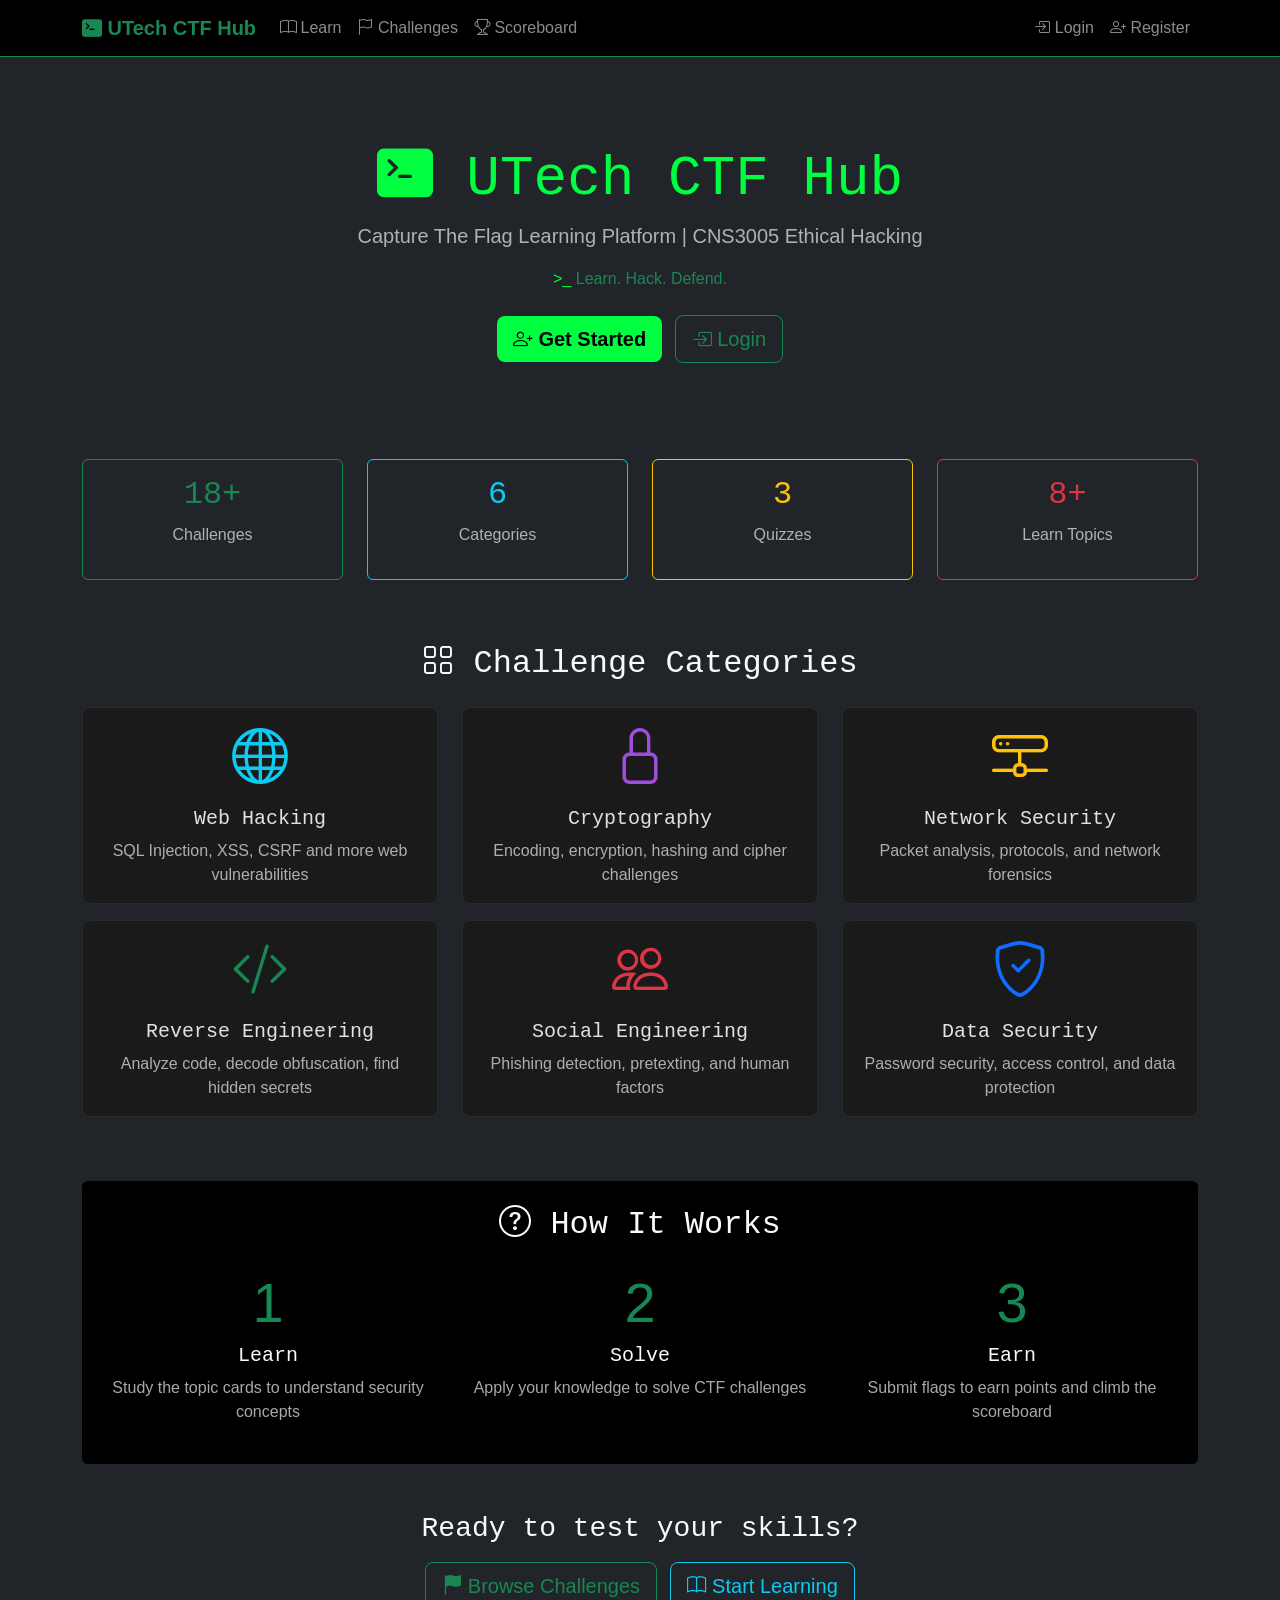
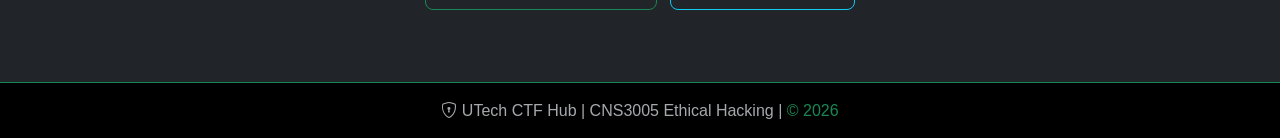
<file: index.html>
<!DOCTYPE html>
<html lang="en" data-bs-theme="dark">
<head>
  <meta charset="UTF-8">
  <meta name="viewport" content="width=device-width, initial-scale=1.0">
  <title>UTech CTF Hub - Home</title>
  <link href="https://cdn.jsdelivr.net/npm/bootstrap@5.3.2/dist/css/bootstrap.min.css" rel="stylesheet">
  <link rel="stylesheet" href="https://cdn.jsdelivr.net/npm/bootstrap-icons@1.11.0/font/bootstrap-icons.css">
  <link rel="stylesheet" href="custom.css">
</head>
<body class="bg-dark text-light">
<div id="nav-placeholder"></div>
<div class="container mt-3" id="alert-container"></div>

<main class="container py-4">
  <!-- Hero -->
  <div class="text-center py-5">
    <h1 class="display-4 terminal-text"><i class="bi bi-terminal-fill"></i> UTech CTF Hub</h1>
    <p class="lead text-muted">Capture The Flag Learning Platform | CNS3005 Ethical Hacking</p>
    <p class="terminal-prompt text-success">Learn. Hack. Defend.</p>
    <div class="mt-4" id="hero-buttons"></div>
  </div>

  <!-- Stats -->
  <div class="row text-center my-5">
    <div class="col-md-3 mb-3">
      <div class="card bg-dark border-success">
        <div class="card-body"><h2 class="text-success">18+</h2><p class="text-muted">Challenges</p></div>
      </div>
    </div>
    <div class="col-md-3 mb-3">
      <div class="card bg-dark border-info">
        <div class="card-body"><h2 class="text-info">6</h2><p class="text-muted">Categories</p></div>
      </div>
    </div>
    <div class="col-md-3 mb-3">
      <div class="card bg-dark border-warning">
        <div class="card-body"><h2 class="text-warning">3</h2><p class="text-muted">Quizzes</p></div>
      </div>
    </div>
    <div class="col-md-3 mb-3">
      <div class="card bg-dark border-danger">
        <div class="card-body"><h2 class="text-danger">8+</h2><p class="text-muted">Learn Topics</p></div>
      </div>
    </div>
  </div>

  <!-- Categories -->
  <div class="my-5">
    <h2 class="text-center mb-4"><i class="bi bi-grid"></i> Challenge Categories</h2>
    <div class="row">
      <div class="col-md-4 mb-3">
        <div class="card challenge-card h-100">
          <div class="card-body text-center">
            <i class="bi bi-globe display-4 text-info"></i>
            <h5 class="card-title mt-3">Web Hacking</h5>
            <p class="card-text text-muted">SQL Injection, XSS, CSRF and more web vulnerabilities</p>
          </div>
        </div>
      </div>
      <div class="col-md-4 mb-3">
        <div class="card challenge-card h-100">
          <div class="card-body text-center">
            <i class="bi bi-lock display-4" style="color:#9D4EDD;"></i>
            <h5 class="card-title mt-3">Cryptography</h5>
            <p class="card-text text-muted">Encoding, encryption, hashing and cipher challenges</p>
          </div>
        </div>
      </div>
      <div class="col-md-4 mb-3">
        <div class="card challenge-card h-100">
          <div class="card-body text-center">
            <i class="bi bi-hdd-network display-4 text-warning"></i>
            <h5 class="card-title mt-3">Network Security</h5>
            <p class="card-text text-muted">Packet analysis, protocols, and network forensics</p>
          </div>
        </div>
      </div>
      <div class="col-md-4 mb-3">
        <div class="card challenge-card h-100">
          <div class="card-body text-center">
            <i class="bi bi-code-slash display-4 text-success"></i>
            <h5 class="card-title mt-3">Reverse Engineering</h5>
            <p class="card-text text-muted">Analyze code, decode obfuscation, find hidden secrets</p>
          </div>
        </div>
      </div>
      <div class="col-md-4 mb-3">
        <div class="card challenge-card h-100">
          <div class="card-body text-center">
            <i class="bi bi-people display-4 text-danger"></i>
            <h5 class="card-title mt-3">Social Engineering</h5>
            <p class="card-text text-muted">Phishing detection, pretexting, and human factors</p>
          </div>
        </div>
      </div>
      <div class="col-md-4 mb-3">
        <div class="card challenge-card h-100">
          <div class="card-body text-center">
            <i class="bi bi-shield-check display-4 text-primary"></i>
            <h5 class="card-title mt-3">Data Security</h5>
            <p class="card-text text-muted">Password security, access control, and data protection</p>
          </div>
        </div>
      </div>
    </div>
  </div>

  <!-- How It Works -->
  <div class="my-5 py-4 bg-black rounded">
    <div class="container">
      <h2 class="text-center mb-4"><i class="bi bi-question-circle"></i> How It Works</h2>
      <div class="row">
        <div class="col-md-4 text-center"><div class="display-4 text-success mb-2">1</div><h5>Learn</h5><p class="text-muted">Study the topic cards to understand security concepts</p></div>
        <div class="col-md-4 text-center"><div class="display-4 text-success mb-2">2</div><h5>Solve</h5><p class="text-muted">Apply your knowledge to solve CTF challenges</p></div>
        <div class="col-md-4 text-center"><div class="display-4 text-success mb-2">3</div><h5>Earn</h5><p class="text-muted">Submit flags to earn points and climb the scoreboard</p></div>
      </div>
    </div>
  </div>

  <!-- CTA -->
  <div class="text-center my-5">
    <h3 class="mb-3">Ready to test your skills?</h3>
    <a href="challenges.html" class="btn btn-outline-success btn-lg"><i class="bi bi-flag-fill"></i> Browse Challenges</a>
    <a href="learn.html" class="btn btn-outline-info btn-lg ms-2"><i class="bi bi-book"></i> Start Learning</a>
  </div>
</main>

<footer class="bg-black text-center py-3 border-top border-success mt-auto">
  <div class="container">
    <p class="text-muted mb-0"><i class="bi bi-shield-lock"></i> UTech CTF Hub | CNS3005 Ethical Hacking | <span class="text-success">&copy; 2026</span></p>
  </div>
</footer>

<script src="https://cdn.jsdelivr.net/npm/bootstrap@5.3.2/dist/js/bootstrap.bundle.min.js"></script>
<script src="data.js"></script>
<script src="auth.js"></script>
<script src="app.js"></script>
<script>
  initPage();
  const session = getSession();
  document.getElementById('hero-buttons').innerHTML = session
    ? `<a href="challenges.html" class="btn btn-ctf btn-lg"><i class="bi bi-flag"></i> Start Hacking</a>`
    : `<a href="register.html" class="btn btn-ctf btn-lg me-2"><i class="bi bi-person-plus"></i> Get Started</a>
       <a href="login.html" class="btn btn-outline-success btn-lg"><i class="bi bi-box-arrow-in-right"></i> Login</a>`;
</script>
</body>
</html>
</file>
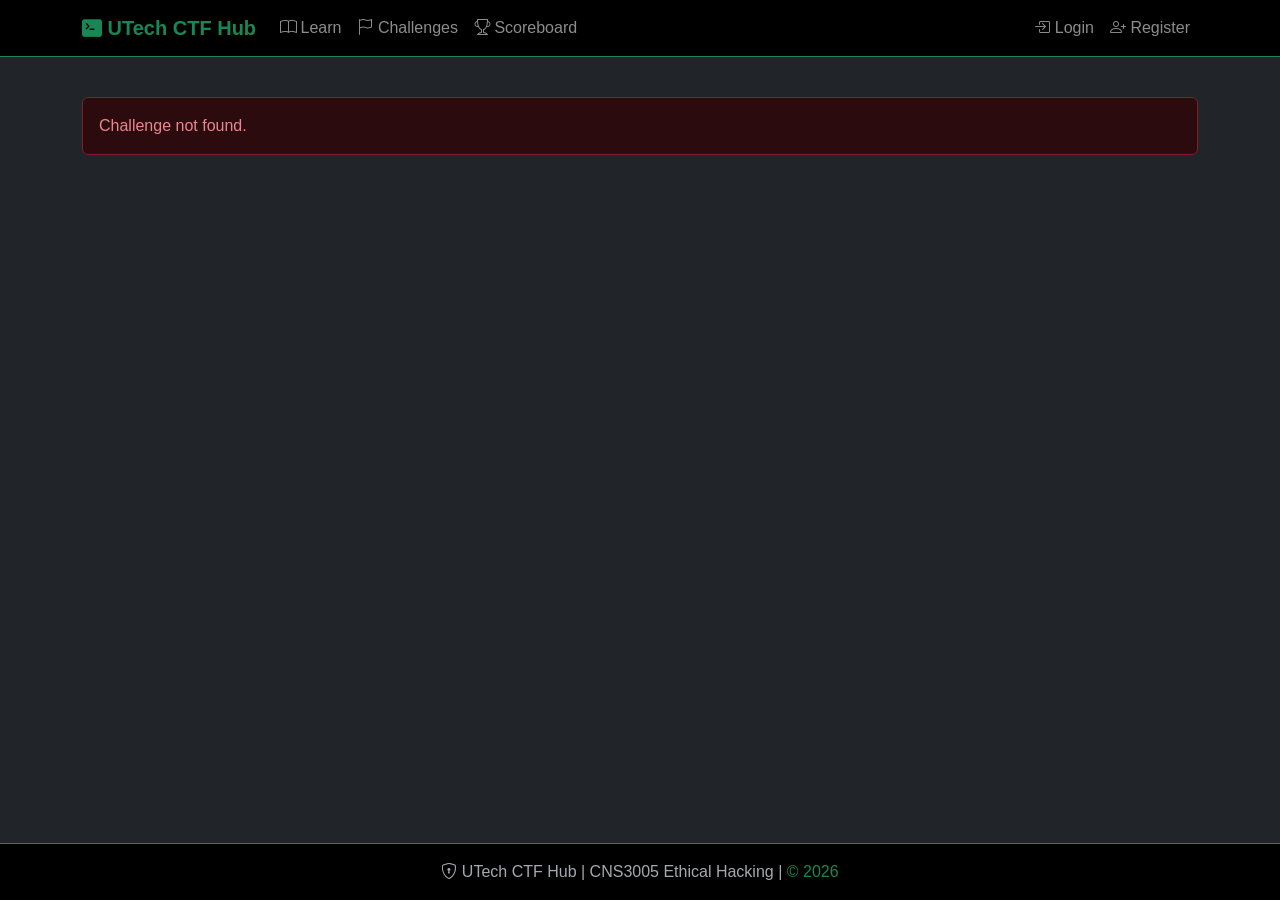
<file: challenge.html>
<!DOCTYPE html>
<html lang="en" data-bs-theme="dark">
<head>
  <meta charset="UTF-8">
  <meta name="viewport" content="width=device-width, initial-scale=1.0">
  <title>Challenge - UTech CTF Hub</title>
  <link href="https://cdn.jsdelivr.net/npm/bootstrap@5.3.2/dist/css/bootstrap.min.css" rel="stylesheet">
  <link rel="stylesheet" href="https://cdn.jsdelivr.net/npm/bootstrap-icons@1.11.0/font/bootstrap-icons.css">
  <link rel="stylesheet" href="custom.css">
</head>
<body class="bg-dark text-light">
<div id="nav-placeholder"></div>
<div class="container mt-3" id="alert-container"></div>

<main class="container py-4" id="main-content">
  <div class="text-center py-5 text-muted">Loading...</div>
</main>

<footer class="bg-black text-center py-3 border-top border-success mt-auto">
  <p class="text-muted mb-0"><i class="bi bi-shield-lock"></i> UTech CTF Hub | CNS3005 Ethical Hacking | <span class="text-success">&copy; 2026</span></p>
</footer>

<script src="https://cdn.jsdelivr.net/npm/bootstrap@5.3.2/dist/js/bootstrap.bundle.min.js"></script>
<script src="data.js"></script>
<script src="auth.js"></script>
<script src="app.js"></script>
<script>
  initPage();

  const slug = getQueryParam('slug');
  const challenge = getChallenges().find(c => c.slug === slug);

  if (!challenge) {
    document.getElementById('main-content').innerHTML = '<div class="alert alert-danger">Challenge not found.</div>';
  } else {
    document.title = challenge.title + ' - UTech CTF Hub';

    // Require login
    if (!requireLogin(window.location.href)) {
      // redirecting...
    } else {
      renderChallengePage();
    }
  }

  function getSolveCount() {
    return getSolves().filter(s => s.challengeId === challenge.id).length;
  }

  function renderChallengePage() {
    const session = getSession();
    const solve = getSolveForUser(session.userId, challenge.id);
    const isSolved = !!solve;

    let solveSection = '';
    if (isSolved) {
      const learnedSection = challenge.whatYouLearned
        ? `<div class="card bg-dark border-info mb-3">
             <div class="card-body">
               <h6 class="text-info"><i class="bi bi-lightbulb-fill"></i> What You Learned</h6>
               <p class="text-light mb-1">${challenge.whatYouLearned}</p>
               ${challenge.defense ? `<h6 class="text-success mt-2"><i class="bi bi-shield-check"></i> Defense</h6><p class="text-light mb-0">${challenge.defense}</p>` : ''}
             </div>
           </div>` : '';
      solveSection = `
        <div class="alert alert-success d-flex justify-content-between align-items-center">
          <span><i class="bi bi-check-circle-fill"></i> <strong>Solved!</strong> You already completed this challenge.</span>
          <button class="btn btn-outline-warning btn-sm" onclick="redoChallenge()">
            <i class="bi bi-arrow-clockwise"></i> Redo Challenge
          </button>
        </div>
        ${learnedSection}`;
    } else {
      solveSection = `
        <div class="card bg-dark border-success">
          <div class="card-body">
            <h5 class="text-success mb-3"><i class="bi bi-flag-fill"></i> Submit Flag</h5>
            <div class="input-group">
              <input type="text" id="flag-input" class="form-control bg-black text-success border-success flag-input"
                     placeholder="FLAG{...}" autocomplete="off">
              <button class="btn btn-success" onclick="submitFlag()">Submit</button>
            </div>
            <div id="hint-section" class="mt-3"></div>
          </div>
        </div>`;
    }

    document.getElementById('main-content').innerHTML = `
      <a href="challenges.html" class="btn btn-outline-secondary btn-sm mb-3"><i class="bi bi-arrow-left"></i> Back</a>
      <div class="row">
        <div class="col-md-8">
          <div class="card bg-dark border-secondary mb-4">
            <div class="card-body">
              <div class="d-flex justify-content-between align-items-start mb-3">
                <h3 class="text-light">${challenge.title}</h3>
                <span class="badge bg-success fs-6">${challenge.points} pts</span>
              </div>
              <div class="mb-3">
                <span class="badge bg-info text-dark">${challenge.category}</span>
                ${difficultyBadge(challenge.difficulty)}
              </div>
              <hr class="border-secondary">
              <div class="text-light">${challenge.description}</div>
              ${challenge.hint ? `
              <div class="mt-3">
                <button class="btn btn-outline-warning btn-sm" id="hint-btn" onclick="toggleHint()">
                  <i class="bi bi-lightbulb"></i> Show Hint (-${challenge.hintPenalty} pts)
                </button>
                <div id="hint-text" class="alert alert-warning mt-2 d-none">${challenge.hint}</div>
              </div>` : ''}
            </div>
          </div>
          ${solveSection}
        </div>
        <div class="col-md-4">
          <div class="card bg-dark border-secondary">
            <div class="card-body">
              <h6 class="text-muted text-uppercase">Challenge Info</h6>
              <hr class="border-secondary">
              <p class="mb-1 text-muted small">Solves: <span class="text-light" id="solve-count">${getSolveCount()}</span></p>
              <p class="mb-1 text-muted small">Points: <span class="text-success">${challenge.points}</span></p>
              <p class="mb-0 text-muted small">Category: <span class="text-info">${challenge.category}</span></p>
            </div>
          </div>
        </div>
      </div>`;
  }

  let hintUsed = false;
  function toggleHint() {
    const hintText = document.getElementById('hint-text');
    const hintBtn = document.getElementById('hint-btn');
    if (hintText.classList.contains('d-none')) {
      hintText.classList.remove('d-none');
      hintBtn.textContent = 'Hide Hint';
      hintUsed = true;
    } else {
      hintText.classList.add('d-none');
      hintBtn.innerHTML = `<i class="bi bi-lightbulb"></i> Show Hint (-${challenge.hintPenalty} pts)`;
    }
  }

  function submitFlag() {
    const session = getSession();
    const input = document.getElementById('flag-input');
    const submitted = input.value.trim();

    if (!submitted) return;

    const existing = getSolveForUser(session.userId, challenge.id);
    if (existing) { showAlert('You already solved this challenge!', 'info'); return; }

    if (submitted === challenge.flag) {
      let points = challenge.points;
      if (hintUsed) points -= challenge.hintPenalty;
      addSolve(session.userId, challenge.id, points, hintUsed);
      updateUserPoints(session.userId, points);
      showAlert(`Correct! +${points} points!`, 'success');
      setTimeout(() => renderChallengePage(), 800);
    } else {
      showAlert('Incorrect flag. Try again.', 'danger');
      input.value = '';
    }
  }

  function redoChallenge() {
    if (!confirm('Reset your solve? Your points for this challenge will be removed.')) return;
    const session = getSession();
    const solve = getSolveForUser(session.userId, challenge.id);
    if (solve) {
      updateUserPoints(session.userId, -solve.pointsAwarded);
      removeSolve(session.userId, challenge.id);
      showAlert('Challenge reset! You can attempt it again.', 'info');
      setTimeout(() => renderChallengePage(), 800);
    }
  }

  // Allow Enter key to submit flag
  document.addEventListener('keydown', function(e) {
    if (e.key === 'Enter' && document.getElementById('flag-input') === document.activeElement) {
      submitFlag();
    }
  });
</script>
</body>
</html>
</file>
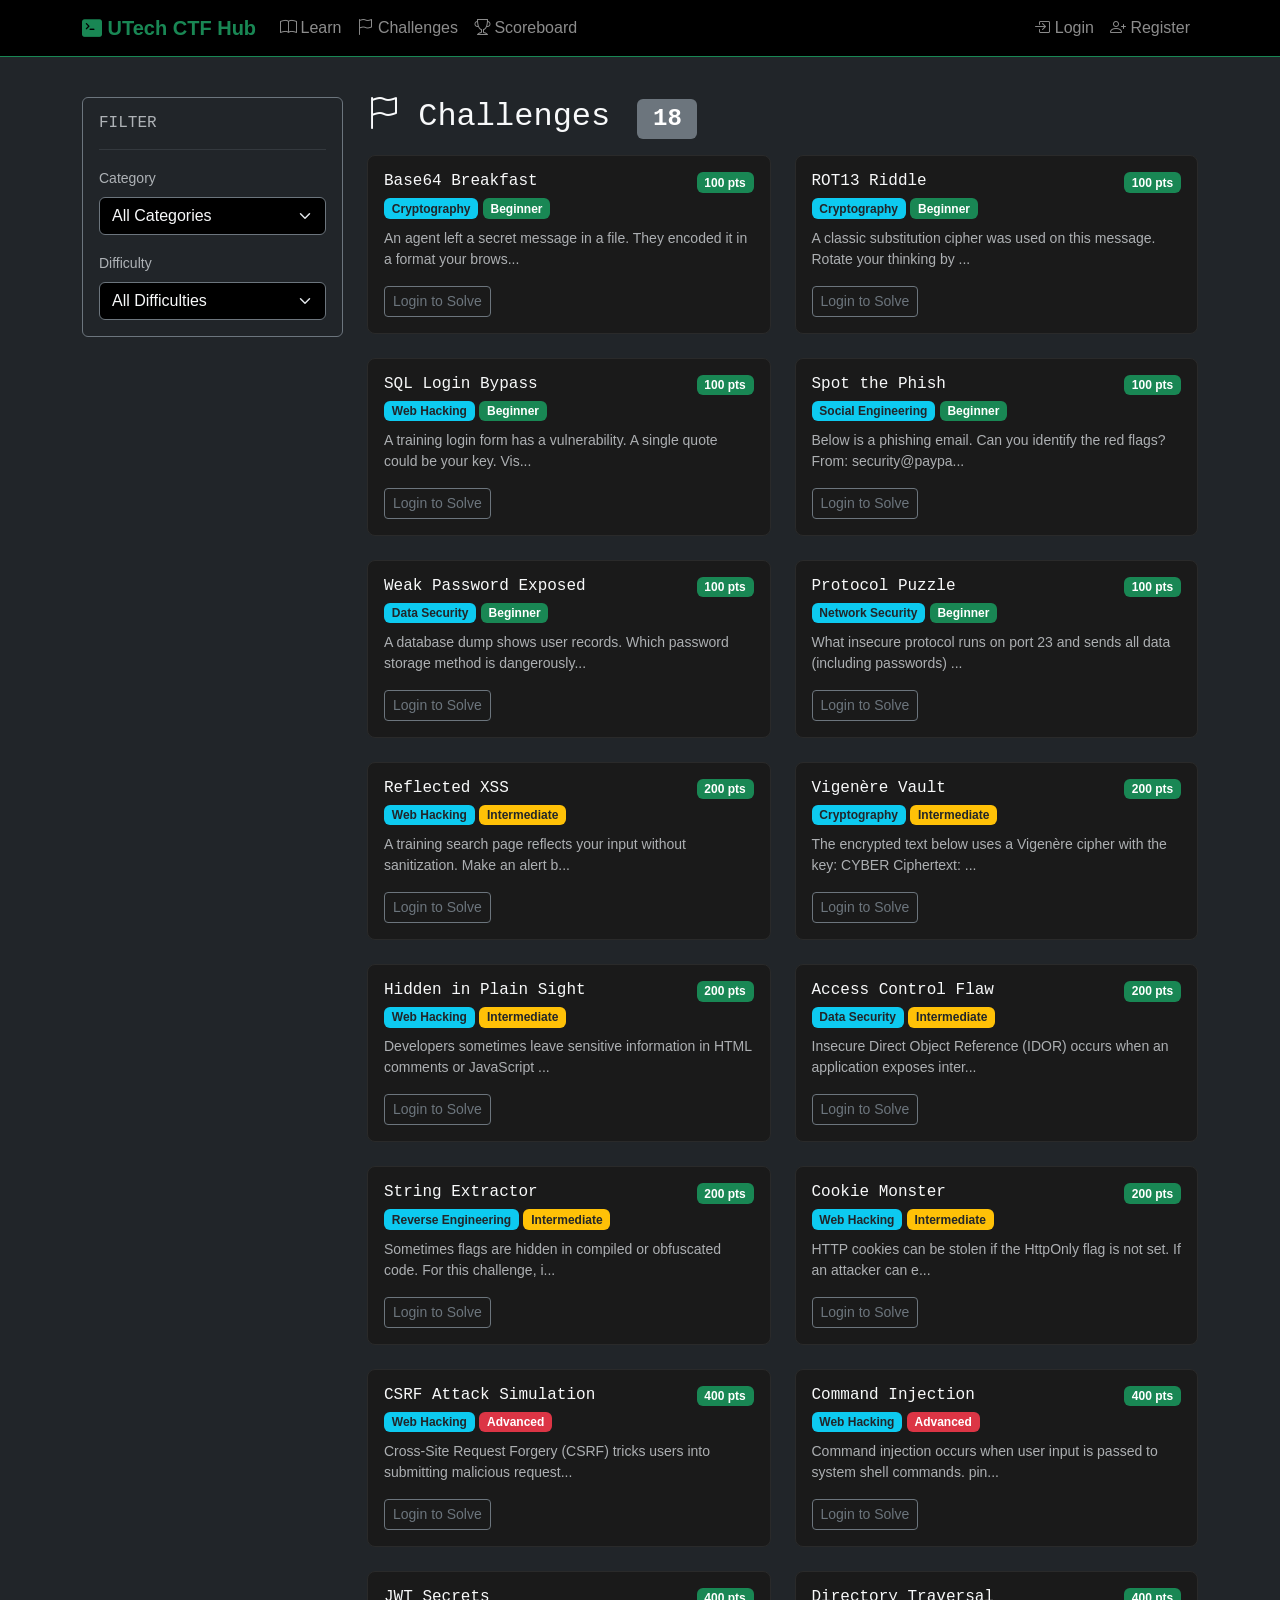
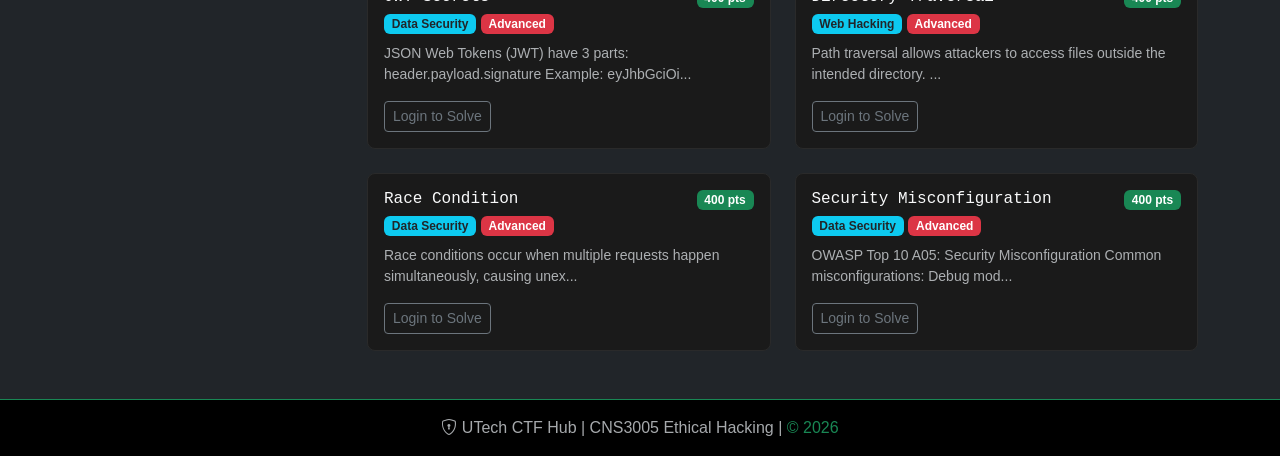
<file: challenges.html>
<!DOCTYPE html>
<html lang="en" data-bs-theme="dark">
<head>
  <meta charset="UTF-8">
  <meta name="viewport" content="width=device-width, initial-scale=1.0">
  <title>Challenges - UTech CTF Hub</title>
  <link href="https://cdn.jsdelivr.net/npm/bootstrap@5.3.2/dist/css/bootstrap.min.css" rel="stylesheet">
  <link rel="stylesheet" href="https://cdn.jsdelivr.net/npm/bootstrap-icons@1.11.0/font/bootstrap-icons.css">
  <link rel="stylesheet" href="custom.css">
</head>
<body class="bg-dark text-light">
<div id="nav-placeholder"></div>
<div class="container mt-3" id="alert-container"></div>

<main class="container py-4">
  <div class="row">
    <!-- Sidebar -->
    <div class="col-md-3 mb-4">
      <div class="card bg-dark border-secondary">
        <div class="card-body">
          <h6 class="text-muted text-uppercase">Filter</h6>
          <hr class="border-secondary">
          <label class="form-label text-muted small">Category</label>
          <select id="category-filter" class="form-select bg-black text-light border-secondary mb-3" onchange="renderChallenges()">
            <option value="">All Categories</option>
            <option>Cryptography</option>
            <option>Web Hacking</option>
            <option>Social Engineering</option>
            <option>Data Security</option>
            <option>Network Security</option>
            <option>Reverse Engineering</option>
          </select>
          <label class="form-label text-muted small">Difficulty</label>
          <select id="difficulty-filter" class="form-select bg-black text-light border-secondary" onchange="renderChallenges()">
            <option value="">All Difficulties</option>
            <option>Beginner</option>
            <option>Intermediate</option>
            <option>Advanced</option>
          </select>
        </div>
      </div>
    </div>

    <!-- Challenge Grid -->
    <div class="col-md-9">
      <h2 class="mb-3"><i class="bi bi-flag"></i> Challenges <span class="badge bg-secondary ms-2" id="count-badge">0</span></h2>
      <div class="row" id="challenges-grid"></div>
    </div>
  </div>
</main>

<footer class="bg-black text-center py-3 border-top border-success mt-auto">
  <p class="text-muted mb-0"><i class="bi bi-shield-lock"></i> UTech CTF Hub | CNS3005 Ethical Hacking | <span class="text-success">&copy; 2026</span></p>
</footer>

<script src="https://cdn.jsdelivr.net/npm/bootstrap@5.3.2/dist/js/bootstrap.bundle.min.js"></script>
<script src="data.js"></script>
<script src="auth.js"></script>
<script src="app.js"></script>
<script>
  initPage();

  // Apply URL params to filters
  const urlCat = getQueryParam('category');
  const urlDiff = getQueryParam('difficulty');
  if (urlCat) document.getElementById('category-filter').value = urlCat;
  if (urlDiff) document.getElementById('difficulty-filter').value = urlDiff;

  function renderChallenges() {
    const cat = document.getElementById('category-filter').value;
    const diff = document.getElementById('difficulty-filter').value;
    const session = getSession();
    const solved = session ? getUserSolvedChallengeIds(session.userId) : [];

    let filtered = getChallenges().filter(c => {
      if (c.isEnabled === false) return false;
      if (cat && c.category !== cat) return false;
      if (diff && c.difficulty !== diff) return false;
      return true;
    });

    document.getElementById('count-badge').textContent = filtered.length;

    const grid = document.getElementById('challenges-grid');
    if (filtered.length === 0) {
      grid.innerHTML = '<div class="col-12"><div class="alert alert-secondary">No challenges match your filters.</div></div>';
      return;
    }

    grid.innerHTML = filtered.map(ch => {
      const isSolved = solved.includes(ch.id);
      const solvedBadge = isSolved ? '<span class="badge bg-success ms-1"><i class="bi bi-check"></i> Solved</span>' : '';
      const desc = ch.description.replace(/<[^>]+>/g, '').substring(0, 80) + '...';
      const btn = session
        ? `<a href="challenge.html?slug=${ch.slug}" class="btn btn-outline-success btn-sm">Solve &rarr;</a>`
        : `<a href="login.html" class="btn btn-outline-secondary btn-sm">Login to Solve</a>`;
      return `
        <div class="col-md-6 mb-4">
          <div class="card challenge-card h-100 ${isSolved ? 'border-success' : ''}">
            <div class="card-body">
              <div class="d-flex justify-content-between align-items-start">
                <h6 class="text-light mb-1">${ch.title}${solvedBadge}</h6>
                <span class="badge bg-success">${ch.points} pts</span>
              </div>
              <div class="mb-2">
                <span class="badge bg-info text-dark">${ch.category}</span>
                ${difficultyBadge(ch.difficulty)}
              </div>
              <p class="text-muted small">${desc}</p>
              ${btn}
            </div>
          </div>
        </div>`;
    }).join('');
  }

  renderChallenges();
</script>
</body>
</html>
</file>
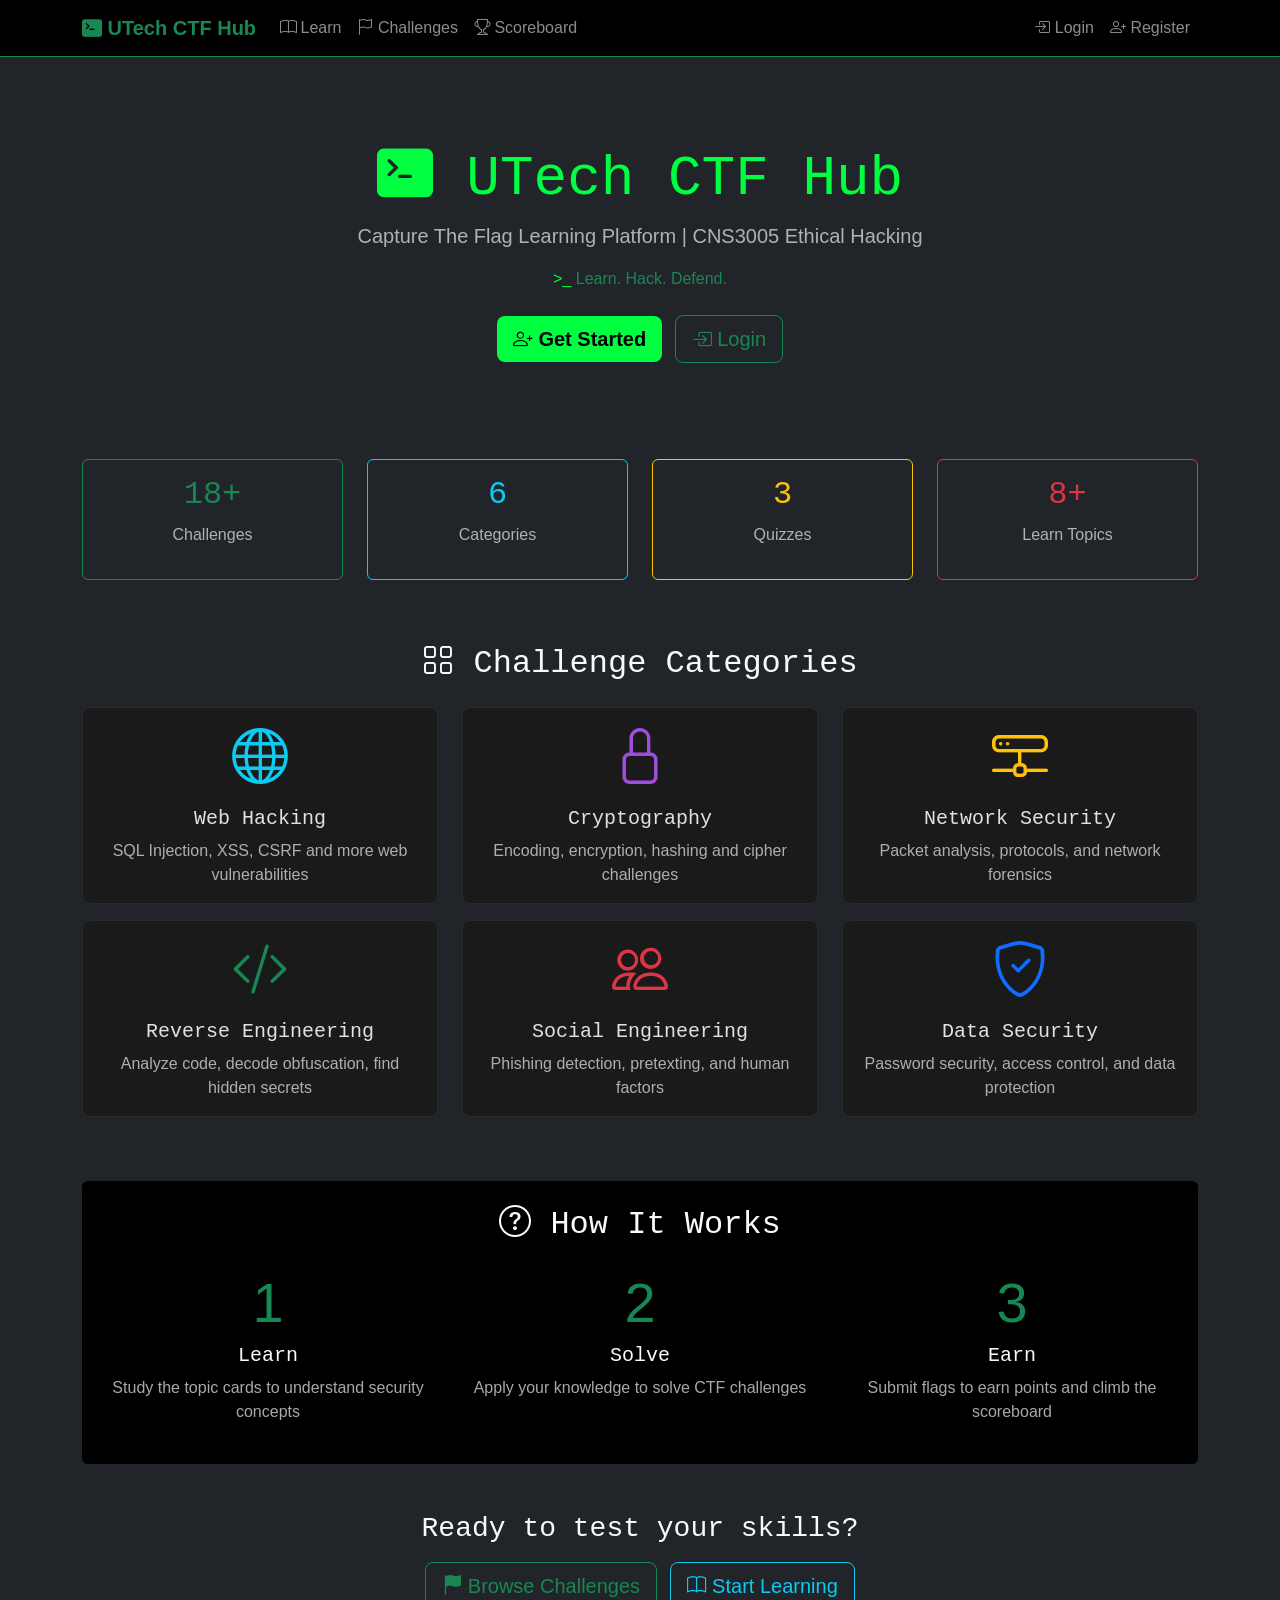
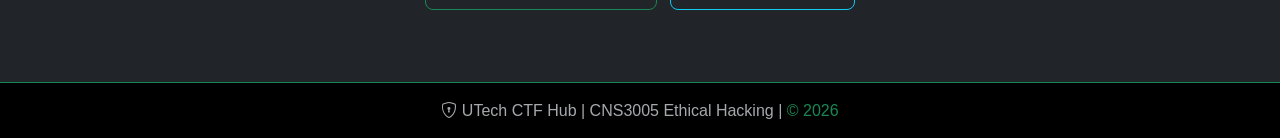
<file: dashboard.html>
<!DOCTYPE html>
<html lang="en" data-bs-theme="dark">
<head>
  <meta charset="UTF-8">
  <meta name="viewport" content="width=device-width, initial-scale=1.0">
  <title>Admin Dashboard - UTech CTF Hub</title>
  <link href="https://cdn.jsdelivr.net/npm/bootstrap@5.3.2/dist/css/bootstrap.min.css" rel="stylesheet">
  <link rel="stylesheet" href="https://cdn.jsdelivr.net/npm/bootstrap-icons@1.11.0/font/bootstrap-icons.css">
  <link rel="stylesheet" href="custom.css">
</head>
<body class="bg-dark text-light">
<div id="nav-placeholder"></div>
<div class="container mt-3" id="alert-container"></div>

<main class="container py-4">
  <h2 class="text-warning mb-4"><i class="bi bi-gear-fill"></i> Admin Dashboard</h2>

  <div class="row mb-4" id="stats-row"></div>

  <!-- Challenges heading + action buttons -->
  <div class="d-flex justify-content-between align-items-center mb-3 flex-wrap gap-2">
    <h4 class="text-light mb-0">Challenges</h4>
    <div class="d-flex gap-2 flex-wrap">
      <button class="btn btn-outline-secondary btn-sm" onclick="confirmRestore()">
        <i class="bi bi-arrow-counterclockwise"></i> Restore Defaults
      </button>
      <button class="btn btn-success btn-sm" onclick="openModal()">
        <i class="bi bi-plus-circle"></i> Add Challenge
      </button>
    </div>
  </div>

  <div class="table-responsive mb-5">
    <table class="table table-dark table-hover align-middle">
      <thead>
        <tr>
          <th>Title</th><th>Category</th><th>Difficulty</th>
          <th>Points</th><th>Solves</th><th>Status</th><th>Actions</th>
        </tr>
      </thead>
      <tbody id="challenges-tbody"></tbody>
    </table>
  </div>

  <h4 class="text-light mb-3">Registered Users</h4>
  <div class="table-responsive">
    <table class="table table-dark table-hover">
      <thead>
        <tr><th>Username</th><th>Email</th><th>Role</th><th>Points</th><th>Joined</th><th>Actions</th></tr>
      </thead>
      <tbody id="users-tbody"></tbody>
    </table>
  </div>
</main>

<!-- ── Add / Edit Modal ───────────────────────────────────────────────────── -->
<div class="modal fade" id="challengeModal" tabindex="-1">
  <div class="modal-dialog modal-lg modal-dialog-scrollable">
    <div class="modal-content bg-dark border-success">
      <div class="modal-header border-secondary">
        <h5 class="modal-title text-success" id="modal-title">Add Challenge</h5>
        <button type="button" class="btn-close btn-close-white" data-bs-dismiss="modal"></button>
      </div>
      <div class="modal-body">
        <input type="hidden" id="edit-id">
        <div class="row">
          <div class="col-md-8 mb-3">
            <label class="form-label text-muted">Title <span class="text-danger">*</span></label>
            <input type="text" id="f-title" class="form-control bg-black text-light border-secondary">
          </div>
          <div class="col-md-4 mb-3">
            <label class="form-label text-muted">Points <span class="text-danger">*</span></label>
            <input type="number" id="f-points" class="form-control bg-black text-light border-secondary" min="1">
          </div>
        </div>
        <div class="row">
          <div class="col-md-6 mb-3">
            <label class="form-label text-muted">Category <span class="text-danger">*</span></label>
            <select id="f-category" class="form-select bg-black text-light border-secondary">
              <option value="">Select...</option>
              <option>Web Hacking</option>
              <option>Cryptography</option>
              <option>Network Security</option>
              <option>Reverse Engineering</option>
              <option>Social Engineering</option>
              <option>Data Security</option>
            </select>
          </div>
          <div class="col-md-6 mb-3">
            <label class="form-label text-muted">Difficulty <span class="text-danger">*</span></label>
            <select id="f-difficulty" class="form-select bg-black text-light border-secondary">
              <option value="">Select...</option>
              <option>Beginner</option>
              <option>Intermediate</option>
              <option>Advanced</option>
            </select>
          </div>
        </div>
        <div class="mb-3">
          <label class="form-label text-muted">Description <span class="text-danger">*</span> <small>(HTML allowed)</small></label>
          <textarea id="f-description" class="form-control bg-black text-light border-secondary" rows="5"></textarea>
        </div>
        <div class="mb-3">
          <label class="form-label text-muted">Flag <span class="text-danger">*</span> <small>(e.g. FLAG{your_flag})</small></label>
          <input type="text" id="f-flag" class="form-control bg-black text-success border-secondary flag-input" placeholder="FLAG{...}">
        </div>
        <div class="row">
          <div class="col-md-9 mb-3">
            <label class="form-label text-muted">Hint <small>(optional)</small></label>
            <input type="text" id="f-hint" class="form-control bg-black text-light border-secondary">
          </div>
          <div class="col-md-3 mb-3">
            <label class="form-label text-muted">Hint Penalty (pts)</label>
            <input type="number" id="f-hint-penalty" class="form-control bg-black text-light border-secondary" value="10" min="0">
          </div>
        </div>
        <div class="mb-3">
          <label class="form-label text-muted">What You Learned <small>(shown after solving)</small></label>
          <textarea id="f-learned" class="form-control bg-black text-light border-secondary" rows="2"></textarea>
        </div>
        <div class="mb-3">
          <label class="form-label text-muted">Defense / Prevention</label>
          <textarea id="f-defense" class="form-control bg-black text-light border-secondary" rows="2"></textarea>
        </div>
      </div>
      <div class="modal-footer border-secondary">
        <button type="button" class="btn btn-secondary" data-bs-dismiss="modal">Cancel</button>
        <button type="button" class="btn btn-success" onclick="saveChallenge()">
          <i class="bi bi-check-lg"></i> Save Challenge
        </button>
      </div>
    </div>
  </div>
</div>

<footer class="bg-black text-center py-3 border-top border-success mt-auto">
  <p class="text-muted mb-0">
    <i class="bi bi-shield-lock"></i> UTech CTF Hub | CNS3005 Ethical Hacking |
    <span class="text-success">&copy; 2026</span>
  </p>
</footer>

<script src="https://cdn.jsdelivr.net/npm/bootstrap@5.3.2/dist/js/bootstrap.bundle.min.js"></script>
<script src="data.js"></script>
<script src="auth.js"></script>
<script src="app.js"></script>
<script>
  initPage();
  if (!requireAdmin()) { throw new Error('Not authorized'); }

  let modal;
  document.addEventListener('DOMContentLoaded', () => {
    modal = new bootstrap.Modal(document.getElementById('challengeModal'));
  });

  // ── Render ──────────────────────────────────────────────────────────────────

  function render() {
    const challenges = getChallenges();   // always reads from data.js + overlay
    const users   = getUsers();
    const solves  = getSolves();

    // Stats
    document.getElementById('stats-row').innerHTML = `
      <div class="col-md-3 mb-3">
        <div class="card bg-dark border-warning text-center p-3">
          <h3 class="text-warning">${challenges.length}</h3>
          <p class="text-muted mb-0">Challenges</p>
        </div>
      </div>
      <div class="col-md-3 mb-3">
        <div class="card bg-dark border-info text-center p-3">
          <h3 class="text-info">${users.length}</h3>
          <p class="text-muted mb-0">Users</p>
        </div>
      </div>
      <div class="col-md-3 mb-3">
        <div class="card bg-dark border-success text-center p-3">
          <h3 class="text-success">${solves.length}</h3>
          <p class="text-muted mb-0">Total Solves</p>
        </div>
      </div>
      <div class="col-md-3 mb-3">
        <div class="card bg-dark border-danger text-center p-3 btn" onclick="confirmResetScoreboard()">
          <h3 class="text-danger"><i class="bi bi-arrow-counterclockwise"></i></h3>
          <p class="text-muted mb-0">Reset Scoreboard</p>
        </div>
      </div>`;

    // Challenges table — admin sees ALL including hidden ones
    document.getElementById('challenges-tbody').innerHTML = challenges.length
      ? challenges.map(ch => {
          const solveCount = solves.filter(s => s.challengeId === ch.id).length;
          const active = ch.isEnabled !== false;
          return `
          <tr class="${active ? '' : 'opacity-50'}">
            <td>${ch.title}</td>
            <td><span class="badge bg-info text-dark">${ch.category}</span></td>
            <td>${difficultyBadge(ch.difficulty)}</td>
            <td class="text-success">${ch.points}</td>
            <td>${solveCount}</td>
            <td>
              <span class="badge ${active ? 'bg-success' : 'bg-secondary'}">
                ${active ? 'Active' : 'Hidden'}
              </span>
            </td>
            <td class="text-nowrap">
              <button class="btn btn-outline-warning btn-sm me-1"
                      onclick="openModal(${ch.id})" title="Edit">
                <i class="bi bi-pencil"></i> Edit
              </button>
              <button class="btn btn-outline-${active ? 'secondary' : 'success'} btn-sm me-1"
                      onclick="doToggle(${ch.id})"
                      title="${active ? 'Hide from students' : 'Show to students'}">
                <i class="bi bi-eye${active ? '-slash' : ''}"></i>
                ${active ? 'Hide' : 'Show'}
              </button>
              <button class="btn btn-outline-danger btn-sm"
                      onclick="doDelete(${ch.id}, '${ch.title.replace(/'/g, "\\'")}')"
                      title="Delete permanently">
                <i class="bi bi-trash"></i> Delete
              </button>
            </td>
          </tr>`;
        }).join('')
      : '<tr><td colspan="7" class="text-muted text-center">No challenges.</td></tr>';

    // Users table
    const currentSession = getSession();
    document.getElementById('users-tbody').innerHTML = users.map(u => {
      const isSelf = currentSession && u.id === currentSession.userId;
      const isAdmin = u.role === 'admin';
      const deleteBtn = (!isAdmin && !isSelf)
        ? `<button class="btn btn-outline-danger btn-sm" onclick="doDeleteUser(${u.id}, '${u.username.replace(/'/g, "\\'")}')">
             <i class="bi bi-trash"></i> Delete
           </button>`
        : `<span class="text-muted small">${isSelf ? '(you)' : 'admin'}</span>`;
      return `
      <tr>
        <td>${u.username}</td>
        <td>${u.email}</td>
        <td><span class="badge ${isAdmin ? 'bg-warning text-dark' : 'bg-secondary'}">${u.role}</span></td>
        <td class="text-success">${u.totalPoints || 0}</td>
        <td class="text-muted small">${new Date(u.createdAt).toLocaleDateString()}</td>
        <td>${deleteBtn}</td>
      </tr>`;
    }).join('');
  }

  // ── Modal ───────────────────────────────────────────────────────────────────

  function openModal(id) {
    document.getElementById('edit-id').value       = '';
    document.getElementById('f-title').value       = '';
    document.getElementById('f-points').value      = '';
    document.getElementById('f-category').value    = '';
    document.getElementById('f-difficulty').value  = '';
    document.getElementById('f-description').value = '';
    document.getElementById('f-flag').value        = '';
    document.getElementById('f-hint').value        = '';
    document.getElementById('f-hint-penalty').value = 10;
    document.getElementById('f-learned').value     = '';
    document.getElementById('f-defense').value     = '';
    document.getElementById('modal-title').textContent = 'Add Challenge';

    if (id) {
      const ch = getChallenges().find(c => c.id === id);
      if (!ch) return;
      document.getElementById('modal-title').textContent  = 'Edit Challenge';
      document.getElementById('edit-id').value            = ch.id;
      document.getElementById('f-title').value            = ch.title;
      document.getElementById('f-points').value           = ch.points;
      document.getElementById('f-category').value         = ch.category;
      document.getElementById('f-difficulty').value       = ch.difficulty;
      document.getElementById('f-description').value      = ch.description;
      document.getElementById('f-flag').value             = ch.flag;
      document.getElementById('f-hint').value             = ch.hint || '';
      document.getElementById('f-hint-penalty').value     = ch.hintPenalty || 10;
      document.getElementById('f-learned').value          = ch.whatYouLearned || '';
      document.getElementById('f-defense').value          = ch.defense || '';
    }

    if (!modal) modal = new bootstrap.Modal(document.getElementById('challengeModal'));
    modal.show();
  }

  function saveChallenge() {
    const title = document.getElementById('f-title').value.trim();
    const cat   = document.getElementById('f-category').value;
    const diff  = document.getElementById('f-difficulty').value;
    const pts   = document.getElementById('f-points').value;
    const desc  = document.getElementById('f-description').value.trim();
    const flag  = document.getElementById('f-flag').value.trim();

    if (!title || !cat || !diff || !pts || !desc || !flag) {
      showAlert('Please fill in all required fields (Title, Category, Difficulty, Points, Description, Flag).', 'danger');
      return;
    }

    const data = {
      title, category: cat, difficulty: diff, points: parseInt(pts),
      description: desc, flag,
      hint:           document.getElementById('f-hint').value.trim(),
      hintPenalty:    parseInt(document.getElementById('f-hint-penalty').value) || 10,
      whatYouLearned: document.getElementById('f-learned').value.trim(),
      defense:        document.getElementById('f-defense').value.trim()
    };

    const editId = document.getElementById('edit-id').value;
    if (editId) {
      updateChallenge(parseInt(editId), data);
      showAlert(`Challenge "<strong>${data.title}</strong>" updated.`, 'success');
    } else {
      addChallenge(data);
      showAlert(`Challenge "<strong>${data.title}</strong>" added.`, 'success');
    }

    modal.hide();
    render();
  }

  // ── Actions ─────────────────────────────────────────────────────────────────

  function doToggle(id) {
    const nowVisible = toggleChallenge(id);
    showAlert(
      nowVisible ? 'Challenge is now <strong>visible</strong> to students.'
                 : 'Challenge is now <strong>hidden</strong> from students.',
      nowVisible ? 'success' : 'warning'
    );
    render();
  }

  function doDelete(id, title) {
    if (!confirm(`Permanently delete "${title}"?\nThis also removes all student solves for this challenge.`)) return;
    deleteChallenge(id);
    showAlert('Challenge deleted.', 'warning');
    render();
  }

  function confirmRestore() {
    if (!confirm('Restore all 18 default challenges?\nCustom challenges you added will be removed. Student solves are kept.')) return;
    restoreDefaultChallenges();
    showAlert('Default challenges restored!', 'success');
    render();
  }

  function confirmResetScoreboard() {
    if (!confirm('Reset ALL student scores, solves, quiz attempts, and jeopardy progress?\nThis cannot be undone.')) return;
    const users = getUsers();
    users.forEach(u => { u.totalPoints = 0; });
    saveUsers(users);
    saveSolves([]);
    saveQuizAttempts([]);
    saveJeopardyState({});
    showAlert('Scoreboard reset successfully!', 'success');
    setTimeout(render, 400);
  }

  function doDeleteUser(id, username) {
    if (!confirm(`Delete user "${username}"?\nThis also removes all their solves and quiz attempts.`)) return;
    const users = getUsers().filter(u => u.id !== id);
    saveUsers(users);
    saveSolves(getSolves().filter(s => s.userId !== id));
    saveQuizAttempts(getQuizAttempts().filter(a => a.userId !== id));
    showAlert(`User "<strong>${username}</strong>" deleted.`, 'warning');
    render();
  }

  render();
</script>
</body>
</html>
</file>
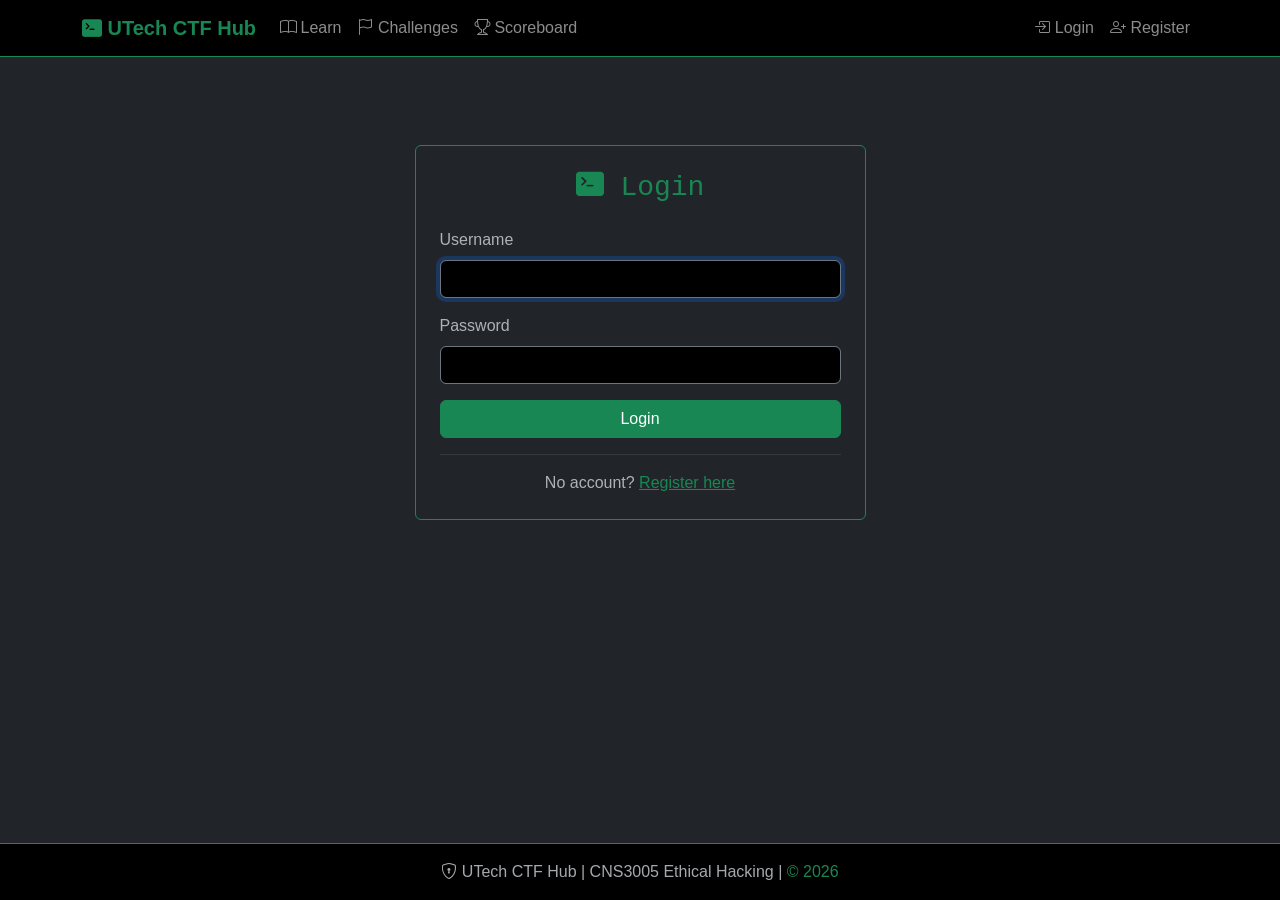
<file: jeopardy.html>
<!DOCTYPE html>
<html lang="en" data-bs-theme="dark">
<head>
  <meta charset="UTF-8">
  <meta name="viewport" content="width=device-width, initial-scale=1.0">
  <title>Jeopardy - UTech CTF Hub</title>
  <link href="https://cdn.jsdelivr.net/npm/bootstrap@5.3.2/dist/css/bootstrap.min.css" rel="stylesheet">
  <link rel="stylesheet" href="https://cdn.jsdelivr.net/npm/bootstrap-icons@1.11.0/font/bootstrap-icons.css">
  <link rel="stylesheet" href="custom.css">
</head>
<body class="bg-dark text-light">
<div id="nav-placeholder"></div>
<div class="container mt-3" id="alert-container"></div>

<main class="container py-4">
  <h2 class="mb-4"><i class="bi bi-grid-3x3"></i> Jeopardy Board</h2>
  <div id="jeopardy-board"></div>
</main>

<!-- Question Modal -->
<div class="modal fade" id="qModal" tabindex="-1">
  <div class="modal-dialog modal-dialog-centered">
    <div class="modal-content bg-dark border-primary">
      <div class="modal-header border-secondary">
        <h5 class="modal-title text-warning" id="modalPts"></h5>
        <button type="button" class="btn-close btn-close-white" data-bs-dismiss="modal"></button>
      </div>
      <div class="modal-body">
        <p class="text-light fs-5" id="modalQuestion"></p>
        <div class="mt-3">
          <label class="form-label text-muted small">Your Answer</label>
          <input type="text" class="form-control bg-dark text-light border-secondary"
                 id="answerInput" placeholder="Type your answer here..." autocomplete="off">
        </div>
      </div>
      <div class="modal-footer border-secondary">
        <button type="button" class="btn btn-secondary" data-bs-dismiss="modal">Cancel</button>
        <button type="button" class="btn btn-success" onclick="submitJeopardy()">
          <i class="bi bi-check-lg"></i> Submit Answer
        </button>
      </div>
    </div>
  </div>
</div>

<footer class="bg-black text-center py-3 border-top border-success mt-auto">
  <p class="text-muted mb-0"><i class="bi bi-shield-lock"></i> UTech CTF Hub | CNS3005 Ethical Hacking | <span class="text-success">&copy; 2026</span></p>
</footer>

<script src="https://cdn.jsdelivr.net/npm/bootstrap@5.3.2/dist/js/bootstrap.bundle.min.js"></script>
<script src="data.js"></script>
<script src="auth.js"></script>
<script src="app.js"></script>
<script>
  initPage();
  if (!requireLogin()) { throw new Error('Not logged in — redirecting'); }

  let currentQuestionId = null;
  const jeopardyState = getJeopardyState();

  function renderBoard() {
    const board = document.getElementById('jeopardy-board');
    board.innerHTML = `
      <div class="table-responsive">
        <table class="table table-bordered text-center" style="background:#001a66;">
          <thead>
            <tr>
              ${JEOPARDY_CATEGORIES.map(cat => `<th class="text-white" style="background:#001a66;">${cat}</th>`).join('')}
            </tr>
          </thead>
          <tbody>
            ${JEOPARDY_POINTS.map(pts => `
              <tr>
                ${JEOPARDY_CATEGORIES.map(cat => {
                  const q = JEOPARDY_QUESTIONS.find(q => q.category === cat && q.points === pts);
                  if (!q) return '<td class="bg-secondary"></td>';
                  const answered = !!jeopardyState[q.id];
                  return `<td style="padding:0;">
                    <button class="btn w-100 h-100 py-4 fs-4 fw-bold ${answered ? 'btn-secondary' : 'btn-primary'}"
                      ${answered ? 'disabled' : `onclick="openQuestion(${q.id})"`}>
                      $${pts}
                    </button>
                  </td>`;
                }).join('')}
              </tr>`).join('')}
          </tbody>
        </table>
      </div>`;
  }

  function openQuestion(id) {
    const q = JEOPARDY_QUESTIONS.find(q => q.id === id);
    if (!q) return;
    currentQuestionId = id;
    document.getElementById('modalPts').textContent = '$' + q.points;
    document.getElementById('modalQuestion').textContent = q.question;
    document.getElementById('answerInput').value = '';
    new bootstrap.Modal(document.getElementById('qModal')).show();
  }

  function submitJeopardy() {
    if (!currentQuestionId) return;
    const q = JEOPARDY_QUESTIONS.find(q => q.id === currentQuestionId);
    if (!q) return;

    const submitted = document.getElementById('answerInput').value.trim().toLowerCase();
    const correct = q.answer.toLowerCase();

    bootstrap.Modal.getInstance(document.getElementById('qModal')).hide();

    if (submitted === correct || correct.includes(submitted) || submitted.includes(correct.split(' ')[0])) {
      const session = getSession();
      jeopardyState[q.id] = true;
      saveJeopardyState(jeopardyState);
      updateUserPoints(session.userId, q.points);
      renderBoard();
      renderNav(); // update points in nav
      showAlert(`Correct! +${q.points} points! Answer: ${q.answer}`, 'success');
    } else {
      showAlert(`Incorrect. The answer was: <strong>${q.answer}</strong>`, 'danger');
    }
  }

  // Allow Enter key in answer input
  document.getElementById('answerInput').addEventListener('keydown', function(e) {
    if (e.key === 'Enter') submitJeopardy();
  });

  renderBoard();
</script>
</body>
</html>
</file>
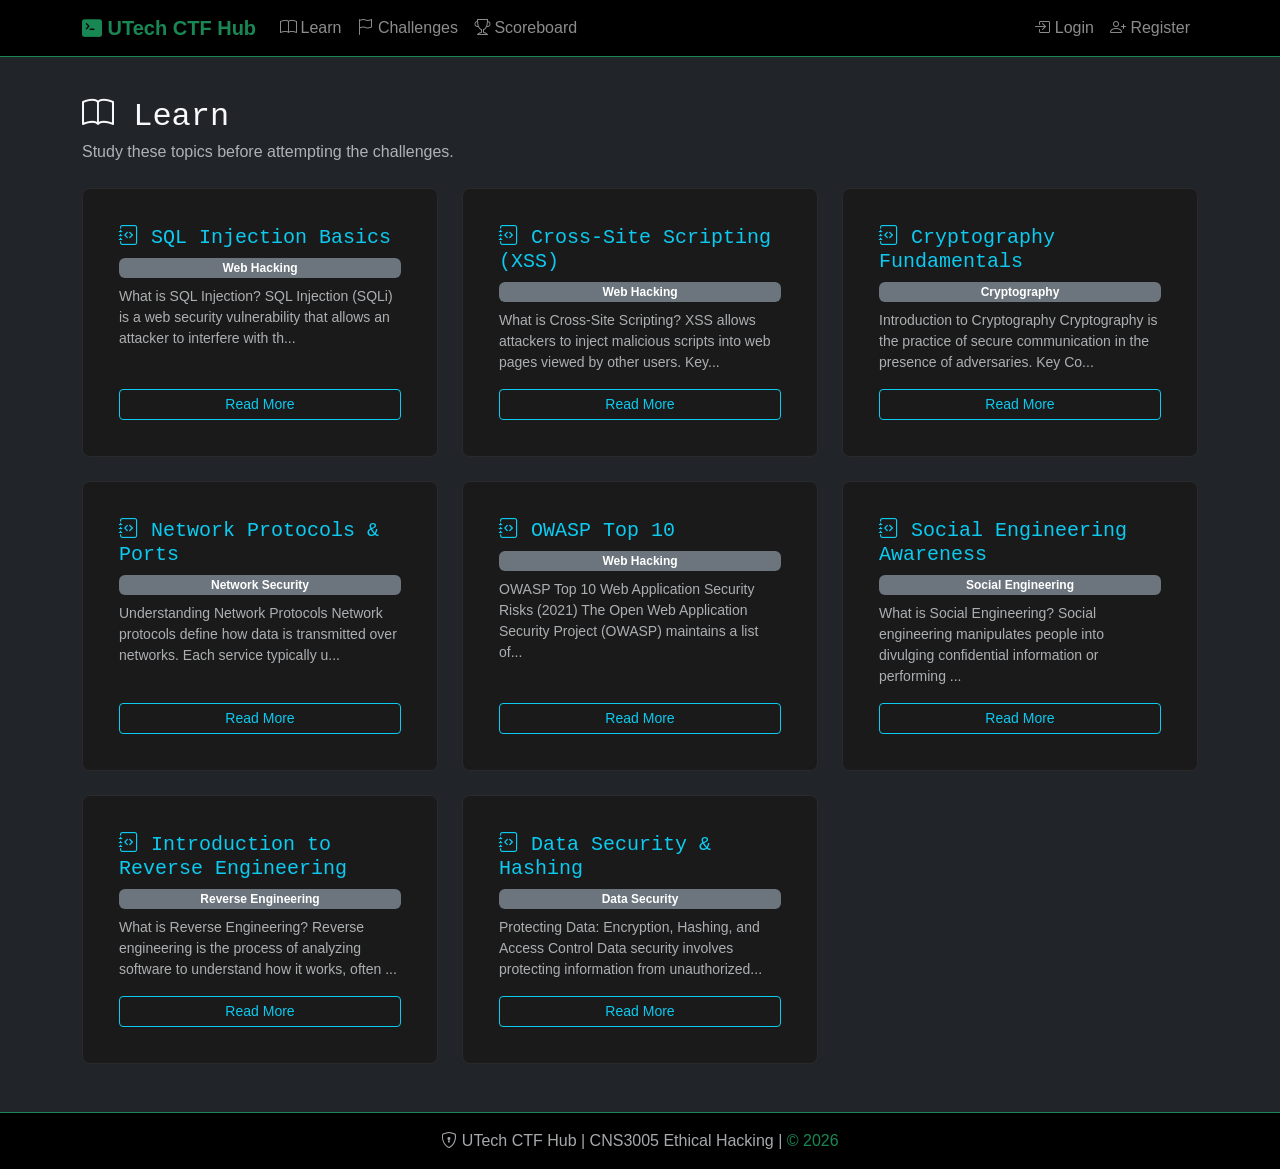
<file: learn.html>
<!DOCTYPE html>
<html lang="en" data-bs-theme="dark">
<head>
  <meta charset="UTF-8">
  <meta name="viewport" content="width=device-width, initial-scale=1.0">
  <title>Learn - UTech CTF Hub</title>
  <link href="https://cdn.jsdelivr.net/npm/bootstrap@5.3.2/dist/css/bootstrap.min.css" rel="stylesheet">
  <link rel="stylesheet" href="https://cdn.jsdelivr.net/npm/bootstrap-icons@1.11.0/font/bootstrap-icons.css">
  <link rel="stylesheet" href="custom.css">
</head>
<body class="bg-dark text-light">
<div id="nav-placeholder"></div>
<div class="container mt-3" id="alert-container"></div>

<main class="container py-4">
  <h2 class="mb-1"><i class="bi bi-book"></i> Learn</h2>
  <p class="text-muted mb-4">Study these topics before attempting the challenges.</p>
  <div class="row" id="topics-grid"></div>
</main>

<footer class="bg-black text-center py-3 border-top border-success mt-auto">
  <p class="text-muted mb-0"><i class="bi bi-shield-lock"></i> UTech CTF Hub | CNS3005 Ethical Hacking | <span class="text-success">&copy; 2026</span></p>
</footer>

<script src="https://cdn.jsdelivr.net/npm/bootstrap@5.3.2/dist/js/bootstrap.bundle.min.js"></script>
<script src="data.js"></script>
<script src="auth.js"></script>
<script src="app.js"></script>
<script>
  initPage();

  document.getElementById('topics-grid').innerHTML = TOPICS.map(topic => {
    const preview = topic.content.replace(/<[^>]+>/g, '').substring(0, 120) + '...';
    return `
      <div class="col-md-4 mb-4">
        <div class="card topic-card h-100">
          <div class="card-body d-flex flex-column">
            <h5 class="text-info"><i class="bi bi-journal-code"></i> ${topic.title}</h5>
            ${topic.category ? `<span class="badge bg-secondary mb-2">${topic.category}</span>` : ''}
            <p class="text-muted small flex-grow-1">${preview}</p>
            <a href="topic.html?slug=${topic.slug}" class="btn btn-outline-info btn-sm mt-auto">Read More</a>
          </div>
        </div>
      </div>`;
  }).join('');
</script>
</body>
</html>
</file>
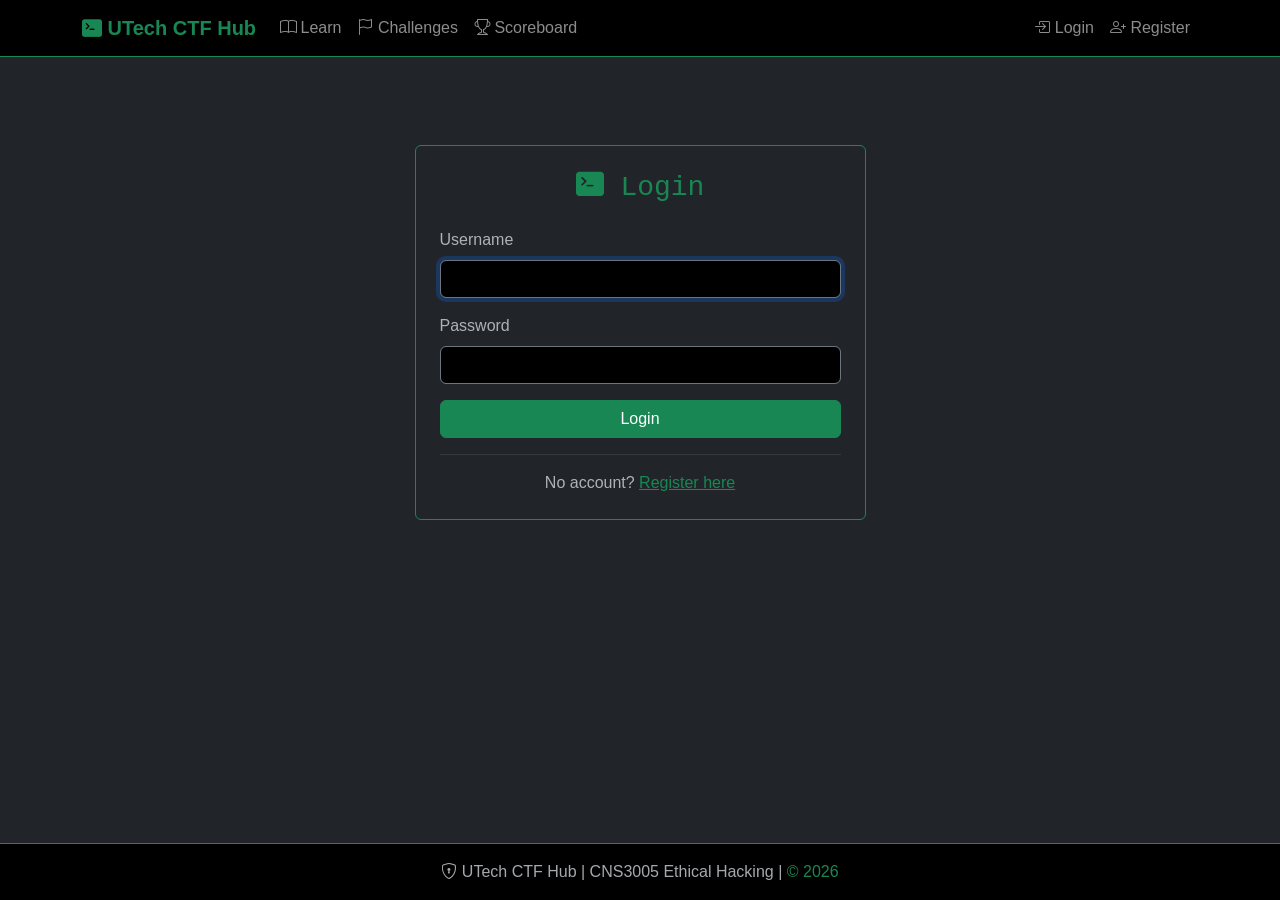
<file: login.html>
<!DOCTYPE html>
<html lang="en" data-bs-theme="dark">
<head>
  <meta charset="UTF-8">
  <meta name="viewport" content="width=device-width, initial-scale=1.0">
  <title>Login - UTech CTF Hub</title>
  <link href="https://cdn.jsdelivr.net/npm/bootstrap@5.3.2/dist/css/bootstrap.min.css" rel="stylesheet">
  <link rel="stylesheet" href="https://cdn.jsdelivr.net/npm/bootstrap-icons@1.11.0/font/bootstrap-icons.css">
  <link rel="stylesheet" href="custom.css">
</head>
<body class="bg-dark text-light">
<div id="nav-placeholder"></div>
<div class="container mt-3" id="alert-container"></div>

<main class="container py-4">
  <div class="row justify-content-center">
    <div class="col-md-5">
      <div class="card bg-dark border-success mt-5">
        <div class="card-body p-4">
          <h3 class="text-center text-success mb-4"><i class="bi bi-terminal-fill"></i> Login</h3>
          <form id="login-form">
            <div class="mb-3">
              <label class="form-label text-muted">Username</label>
              <input type="text" id="username" class="form-control bg-black text-light border-secondary" required autofocus>
            </div>
            <div class="mb-3">
              <label class="form-label text-muted">Password</label>
              <input type="password" id="password" class="form-control bg-black text-light border-secondary" required>
            </div>
            <button type="submit" class="btn btn-success w-100">Login</button>
          </form>
          <hr class="border-secondary">
          <p class="text-center text-muted mb-0">No account? <a href="register.html" class="text-success">Register here</a></p>
        </div>
      </div>
    </div>
  </div>
</main>

<footer class="bg-black text-center py-3 border-top border-success mt-auto">
  <p class="text-muted mb-0"><i class="bi bi-shield-lock"></i> UTech CTF Hub | CNS3005 Ethical Hacking | <span class="text-success">&copy; 2026</span></p>
</footer>

<script src="https://cdn.jsdelivr.net/npm/bootstrap@5.3.2/dist/js/bootstrap.bundle.min.js"></script>
<script src="data.js"></script>
<script src="auth.js"></script>
<script src="app.js"></script>
<script>
  initPage();
  // Redirect if already logged in
  if (getSession()) window.location.href = 'index.html';

  document.getElementById('login-form').addEventListener('submit', async function(e) {
    e.preventDefault();
    const username = document.getElementById('username').value.trim();
    const password = document.getElementById('password').value;
    const result = await loginUser(username, password);
    if (result.success) {
      const next = getQueryParam('next') || 'index.html';
      window.location.href = next;
    } else {
      showAlert(result.error, 'danger');
    }
  });
</script>
</body>
</html>
</file>
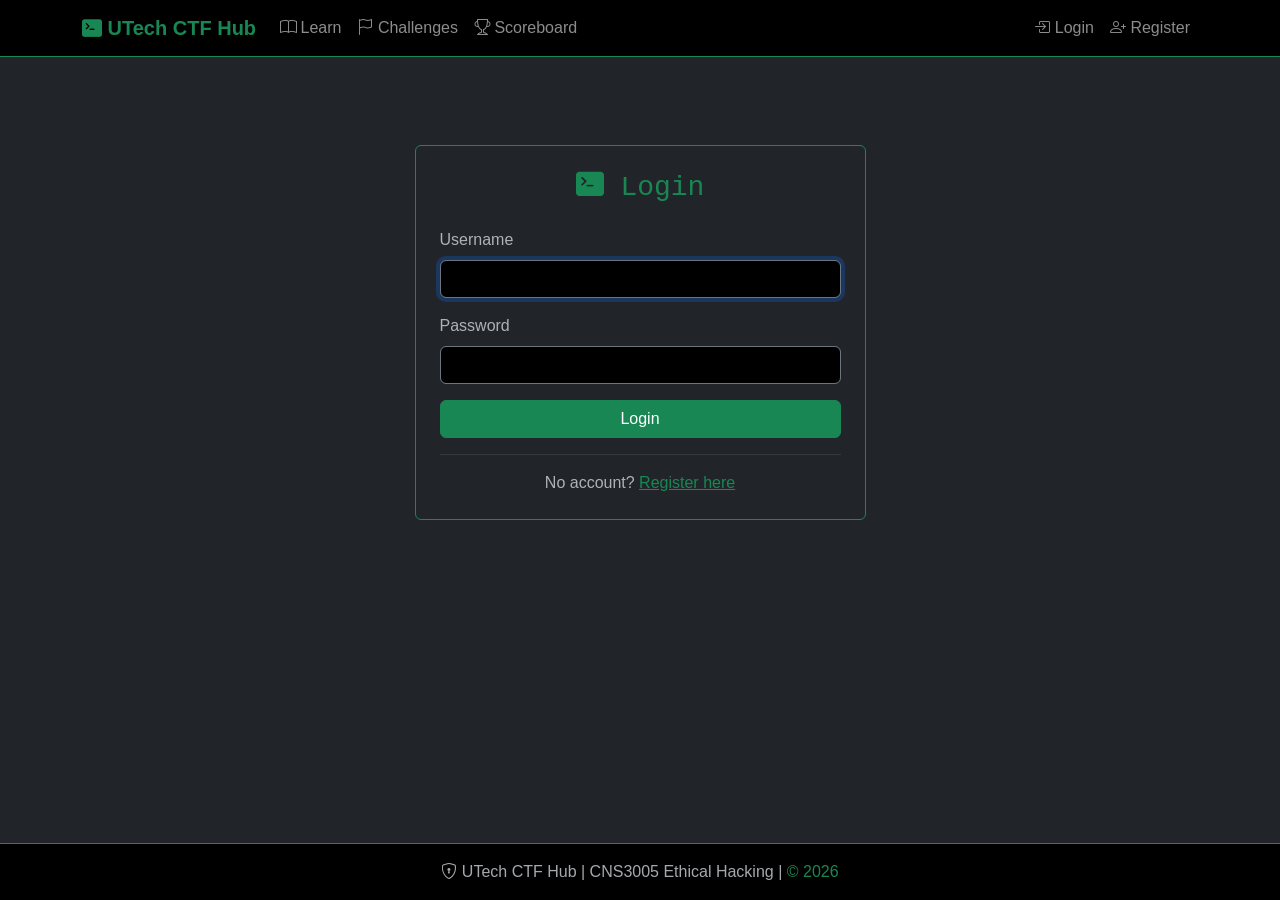
<file: quiz.html>
<!DOCTYPE html>
<html lang="en" data-bs-theme="dark">
<head>
  <meta charset="UTF-8">
  <meta name="viewport" content="width=device-width, initial-scale=1.0">
  <title>Quiz - UTech CTF Hub</title>
  <link href="https://cdn.jsdelivr.net/npm/bootstrap@5.3.2/dist/css/bootstrap.min.css" rel="stylesheet">
  <link rel="stylesheet" href="https://cdn.jsdelivr.net/npm/bootstrap-icons@1.11.0/font/bootstrap-icons.css">
  <link rel="stylesheet" href="custom.css">
</head>
<body class="bg-dark text-light">
<div id="nav-placeholder"></div>
<div class="container mt-3" id="alert-container"></div>

<main class="container py-4" id="main-content">
  <div class="text-center py-5 text-muted">Loading...</div>
</main>

<footer class="bg-black text-center py-3 border-top border-success mt-auto">
  <p class="text-muted mb-0"><i class="bi bi-shield-lock"></i> UTech CTF Hub | CNS3005 Ethical Hacking | <span class="text-success">&copy; 2026</span></p>
</footer>

<script src="https://cdn.jsdelivr.net/npm/bootstrap@5.3.2/dist/js/bootstrap.bundle.min.js"></script>
<script src="data.js"></script>
<script src="auth.js"></script>
<script src="app.js"></script>
<script>
  initPage();
  if (!requireLogin()) { throw new Error('Not logged in — redirecting'); }

  const quizId = parseInt(getQueryParam('id'));
  const quiz = QUIZZES[quizId];

  if (!quiz) {
    document.getElementById('main-content').innerHTML = '<div class="alert alert-danger">Quiz not found.</div>';
  } else {
    document.title = quiz.name + ' - UTech CTF Hub';
    renderQuiz();
  }

  function renderQuiz() {
    const labels = ['A', 'B', 'C', 'D'];
    document.getElementById('main-content').innerHTML = `
      <h2 class="mb-4"><i class="bi bi-patch-question"></i> ${quiz.name}</h2>
      <form id="quiz-form">
        ${quiz.questions.map((q, qi) => `
          <div class="card bg-dark border-secondary mb-3">
            <div class="card-body">
              <p class="text-light fw-bold">${qi + 1}. ${q.q}</p>
              ${q.a.map((opt, oi) => `
                <div class="form-check">
                  <input class="form-check-input" type="radio" name="q${qi}" value="${oi}" id="q${qi}_${oi}" required>
                  <label class="form-check-label text-muted" for="q${qi}_${oi}">${labels[oi]}. ${opt}</label>
                </div>`).join('')}
            </div>
          </div>`).join('')}
        <button type="submit" class="btn btn-success">Submit Quiz</button>
        <a href="quizzes.html" class="btn btn-outline-secondary ms-2">Cancel</a>
      </form>`;

    document.getElementById('quiz-form').addEventListener('submit', function(e) {
      e.preventDefault();
      submitQuiz();
    });
  }

  function submitQuiz() {
    const session = getSession();
    const labels = ['A', 'B', 'C', 'D'];
    let score = 0;
    const userAnswers = [];

    quiz.questions.forEach((q, qi) => {
      const selected = document.querySelector(`input[name="q${qi}"]:checked`);
      const answer = selected ? parseInt(selected.value) : -1;
      userAnswers.push(answer);
      if (answer === q.correct) score++;
    });

    const total = quiz.questions.length;
    const pointsEarned = score * 10;

    // Save attempt
    const attempts = getQuizAttempts();
    attempts.push({ userId: session.userId, quizId, score, attemptedAt: new Date().toISOString() });
    saveQuizAttempts(attempts);
    updateUserPoints(session.userId, pointsEarned);

    // Show results
    let performance = '';
    if (score === total) performance = 'Perfect score! Outstanding work!';
    else if (score >= total * 0.8) performance = 'Great job! You\'re doing well!';
    else if (score >= total * 0.6) performance = 'Good effort! Keep learning!';
    else performance = 'Keep practicing! Review the Learn section.';

    const wrongAnswers = quiz.questions
      .map((q, qi) => ({ q, qi, userAns: userAnswers[qi] }))
      .filter(({ q, userAns }) => userAns !== q.correct);

    const wrongSection = wrongAnswers.length > 0 ? `
      <div class="card bg-dark border-danger mt-4">
        <div class="card-header d-flex align-items-center gap-2">
          <i class="bi bi-x-circle-fill text-danger"></i>
          <h5 class="mb-0">Questions You Got Wrong (${wrongAnswers.length})</h5>
        </div>
        <div class="card-body">
          ${wrongAnswers.map(({ q, qi, userAns }) => `
            <div class="mb-3 pb-3 border-bottom border-secondary">
              <p class="fw-bold">${qi + 1}. ${q.q}</p>
              <div class="ms-3">
                ${q.a.map((opt, oi) => {
                  const isCorrect = oi === q.correct;
                  const isUser = oi === userAns;
                  let cls = 'text-muted';
                  if (isCorrect) cls = 'text-success fw-bold';
                  else if (isUser) cls = 'text-danger';
                  return `<div class="${cls} mb-1">
                    ${labels[oi]}. ${opt}
                    ${isCorrect ? '<i class="bi bi-check-circle-fill text-success ms-1"></i><span class="badge bg-success ms-1">Correct</span>' : ''}
                    ${isUser && !isCorrect ? '<i class="bi bi-x-circle-fill text-danger ms-1"></i><span class="badge bg-danger ms-1">Your answer</span>' : ''}
                  </div>`;
                }).join('')}
              </div>
              ${q.explanation ? `<div class="alert alert-info mt-2 mb-0 small"><strong>Explanation:</strong> ${q.explanation}</div>` : ''}
            </div>`).join('')}
        </div>
      </div>` : '';

    document.getElementById('main-content').innerHTML = `
      <div class="row justify-content-center">
        <div class="col-md-8">
          <div class="card bg-dark border-success">
            <div class="card-body text-center p-5">
              <i class="bi bi-trophy-fill text-warning" style="font-size:4rem;"></i>
              <h2 class="text-success mt-3">${quiz.name} Completed!</h2>
              <div class="my-4">
                <h1 class="display-3 text-light">${score}/${total}</h1>
                <p class="text-muted">${performance}</p>
              </div>
              <div class="alert alert-success">
                <i class="bi bi-star-fill"></i> You earned ${pointsEarned} points!
              </div>
              <div class="mt-4">
                <a href="quiz.html?id=${quizId}" class="btn btn-outline-warning me-2">
                  <i class="bi bi-arrow-clockwise"></i> Retake Quiz
                </a>
                <a href="learn.html" class="btn btn-outline-info me-2"><i class="bi bi-book"></i> Learn More</a>
                <a href="challenges.html" class="btn btn-ctf"><i class="bi bi-flag"></i> Try Challenges</a>
              </div>
            </div>
          </div>
          ${wrongSection}
          <div class="text-center mt-4">
            <a href="quizzes.html" class="btn btn-outline-secondary"><i class="bi bi-list"></i> All Quizzes</a>
          </div>
        </div>
      </div>`;
  }
</script>
</body>
</html>
</file>
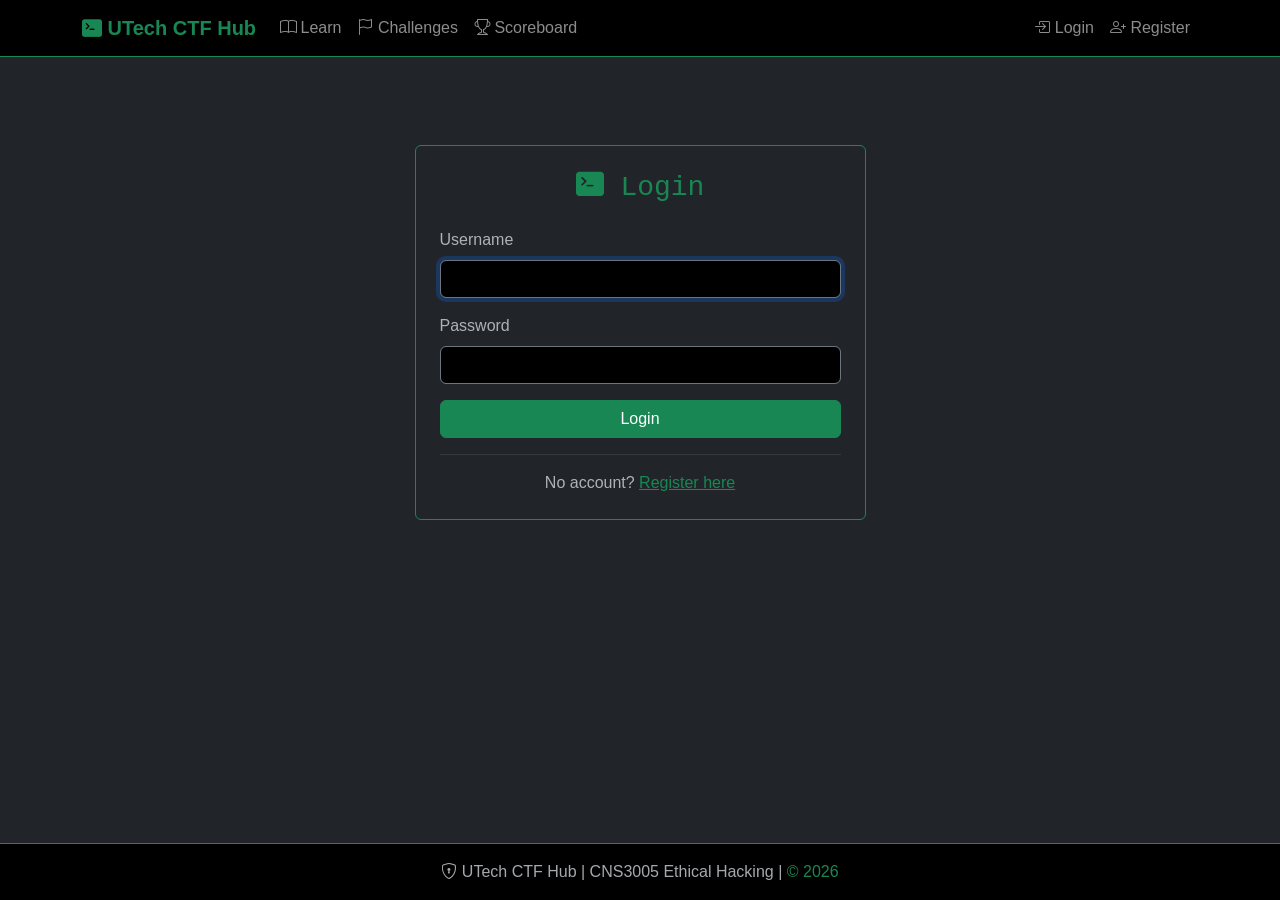
<file: quizzes.html>
<!DOCTYPE html>
<html lang="en" data-bs-theme="dark">
<head>
  <meta charset="UTF-8">
  <meta name="viewport" content="width=device-width, initial-scale=1.0">
  <title>Quizzes - UTech CTF Hub</title>
  <link href="https://cdn.jsdelivr.net/npm/bootstrap@5.3.2/dist/css/bootstrap.min.css" rel="stylesheet">
  <link rel="stylesheet" href="https://cdn.jsdelivr.net/npm/bootstrap-icons@1.11.0/font/bootstrap-icons.css">
  <link rel="stylesheet" href="custom.css">
</head>
<body class="bg-dark text-light">
<div id="nav-placeholder"></div>
<div class="container mt-3" id="alert-container"></div>

<main class="container py-4">
  <h2 class="mb-1"><i class="bi bi-patch-question"></i> Quizzes</h2>
  <p class="text-muted mb-4">Test your knowledge on each topic. Each correct answer earns 10 points.</p>
  <div class="row" id="quizzes-grid"></div>
</main>

<footer class="bg-black text-center py-3 border-top border-success mt-auto">
  <p class="text-muted mb-0"><i class="bi bi-shield-lock"></i> UTech CTF Hub | CNS3005 Ethical Hacking | <span class="text-success">&copy; 2026</span></p>
</footer>

<script src="https://cdn.jsdelivr.net/npm/bootstrap@5.3.2/dist/js/bootstrap.bundle.min.js"></script>
<script src="data.js"></script>
<script src="auth.js"></script>
<script src="app.js"></script>
<script>
  initPage();
  if (!requireLogin()) { throw new Error('Not logged in — redirecting'); }

  const session = getSession();
  const attempts = getQuizAttempts().filter(a => a.userId === session.userId);

  function getBestScore(quizId) {
    const quizAttempts = attempts.filter(a => a.quizId === quizId);
    if (quizAttempts.length === 0) return null;
    return Math.max(...quizAttempts.map(a => a.score));
  }

  document.getElementById('quizzes-grid').innerHTML = Object.entries(QUIZZES).map(([id, quiz]) => {
    const count = quiz.questions.length;
    const best = getBestScore(parseInt(id));
    const bestSection = best !== null
      ? `<div class="alert alert-success py-1 px-2 mb-3 small">
           <i class="bi bi-check-circle-fill"></i> Best score: ${best}/${count} (${Math.round(best/count*100)}%)
         </div>` : '';
    const btnText = best !== null
      ? `<i class="bi bi-arrow-clockwise"></i> Retake Quiz`
      : `<i class="bi bi-play-fill"></i> Start Quiz`;
    return `
      <div class="col-md-4 mb-4">
        <div class="card bg-dark border-${quiz.color} h-100">
          <div class="card-body d-flex flex-column">
            <div class="d-flex align-items-center mb-3">
              <i class="bi ${quiz.icon} text-${quiz.color} me-2" style="font-size:1.8rem;"></i>
              <h5 class="card-title mb-0">${quiz.name}</h5>
            </div>
            <p class="text-muted small mb-2">${quiz.desc}</p>
            <p class="text-muted small mb-3">
              <i class="bi bi-list-check"></i> ${count} questions &nbsp;|&nbsp;
              <i class="bi bi-star"></i> ${count * 10} pts possible
            </p>
            ${bestSection}
            <a href="quiz.html?id=${id}" class="btn btn-${quiz.color} mt-auto ${quiz.color === 'warning' ? 'text-dark' : ''}">
              ${btnText}
            </a>
          </div>
        </div>
      </div>`;
  }).join('');
</script>
</body>
</html>
</file>
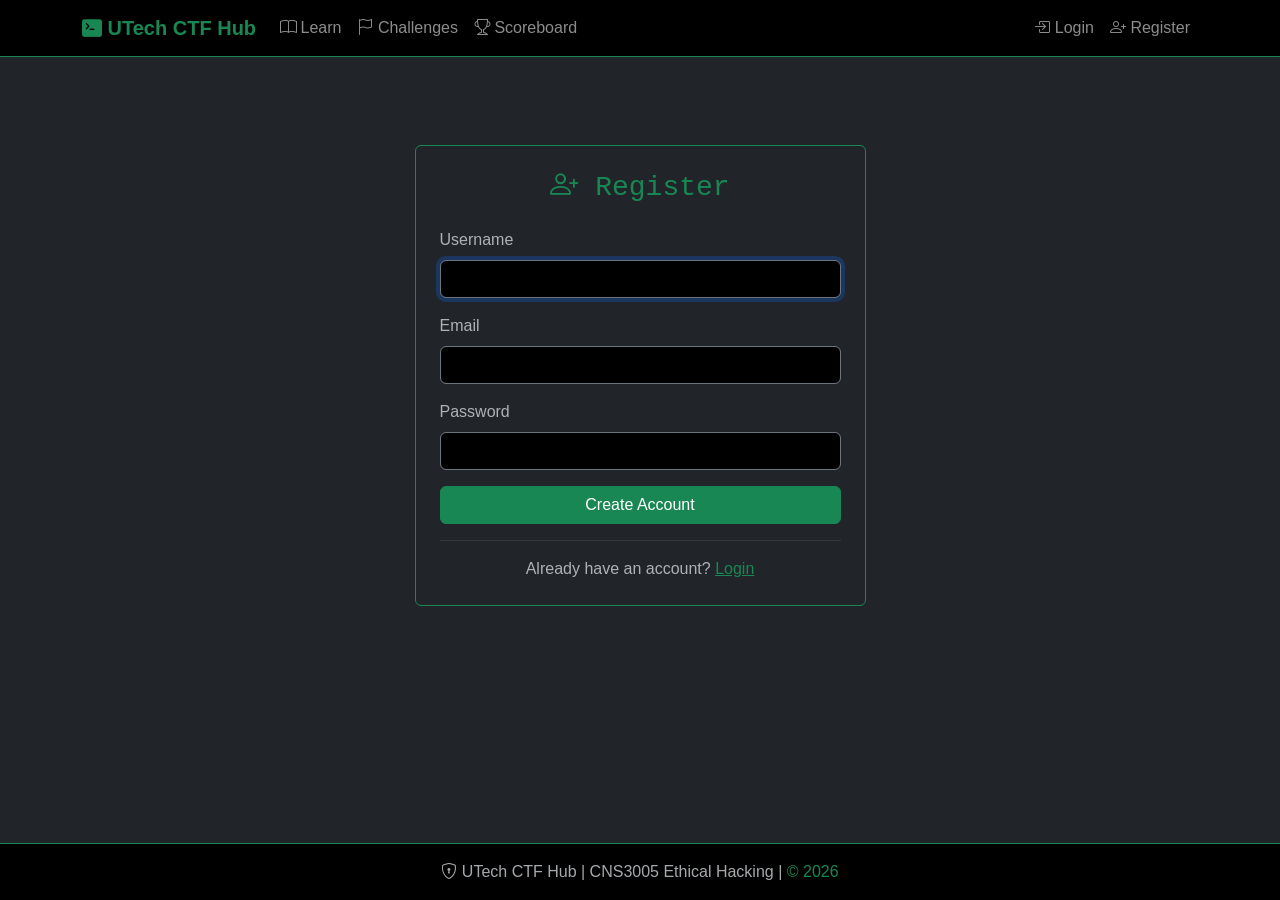
<file: register.html>
<!DOCTYPE html>
<html lang="en" data-bs-theme="dark">
<head>
  <meta charset="UTF-8">
  <meta name="viewport" content="width=device-width, initial-scale=1.0">
  <title>Register - UTech CTF Hub</title>
  <link href="https://cdn.jsdelivr.net/npm/bootstrap@5.3.2/dist/css/bootstrap.min.css" rel="stylesheet">
  <link rel="stylesheet" href="https://cdn.jsdelivr.net/npm/bootstrap-icons@1.11.0/font/bootstrap-icons.css">
  <link rel="stylesheet" href="custom.css">
</head>
<body class="bg-dark text-light">
<div id="nav-placeholder"></div>
<div class="container mt-3" id="alert-container"></div>

<main class="container py-4">
  <div class="row justify-content-center">
    <div class="col-md-5">
      <div class="card bg-dark border-success mt-5">
        <div class="card-body p-4">
          <h3 class="text-center text-success mb-4"><i class="bi bi-person-plus"></i> Register</h3>
          <form id="register-form">
            <div class="mb-3">
              <label class="form-label text-muted">Username</label>
              <input type="text" id="username" class="form-control bg-black text-light border-secondary" required autofocus>
            </div>
            <div class="mb-3">
              <label class="form-label text-muted">Email</label>
              <input type="email" id="email" class="form-control bg-black text-light border-secondary" required>
            </div>
            <div class="mb-3">
              <label class="form-label text-muted">Password</label>
              <input type="password" id="password" class="form-control bg-black text-light border-secondary" required minlength="6">
            </div>
            <button type="submit" class="btn btn-success w-100">Create Account</button>
          </form>
          <hr class="border-secondary">
          <p class="text-center text-muted mb-0">Already have an account? <a href="login.html" class="text-success">Login</a></p>
        </div>
      </div>
    </div>
  </div>
</main>

<footer class="bg-black text-center py-3 border-top border-success mt-auto">
  <p class="text-muted mb-0"><i class="bi bi-shield-lock"></i> UTech CTF Hub | CNS3005 Ethical Hacking | <span class="text-success">&copy; 2026</span></p>
</footer>

<script src="https://cdn.jsdelivr.net/npm/bootstrap@5.3.2/dist/js/bootstrap.bundle.min.js"></script>
<script src="data.js"></script>
<script src="auth.js"></script>
<script src="app.js"></script>
<script>
  initPage();
  if (getSession()) window.location.href = 'index.html';

  document.getElementById('register-form').addEventListener('submit', async function(e) {
    e.preventDefault();
    const username = document.getElementById('username').value.trim();
    const email = document.getElementById('email').value.trim();
    const password = document.getElementById('password').value;
    const result = await registerUser(username, email, password);
    if (result.success) {
      showAlert('Registration successful! Please log in.', 'success');
      setTimeout(() => window.location.href = 'login.html', 1500);
    } else {
      showAlert(result.error, 'danger');
    }
  });
</script>
</body>
</html>
</file>
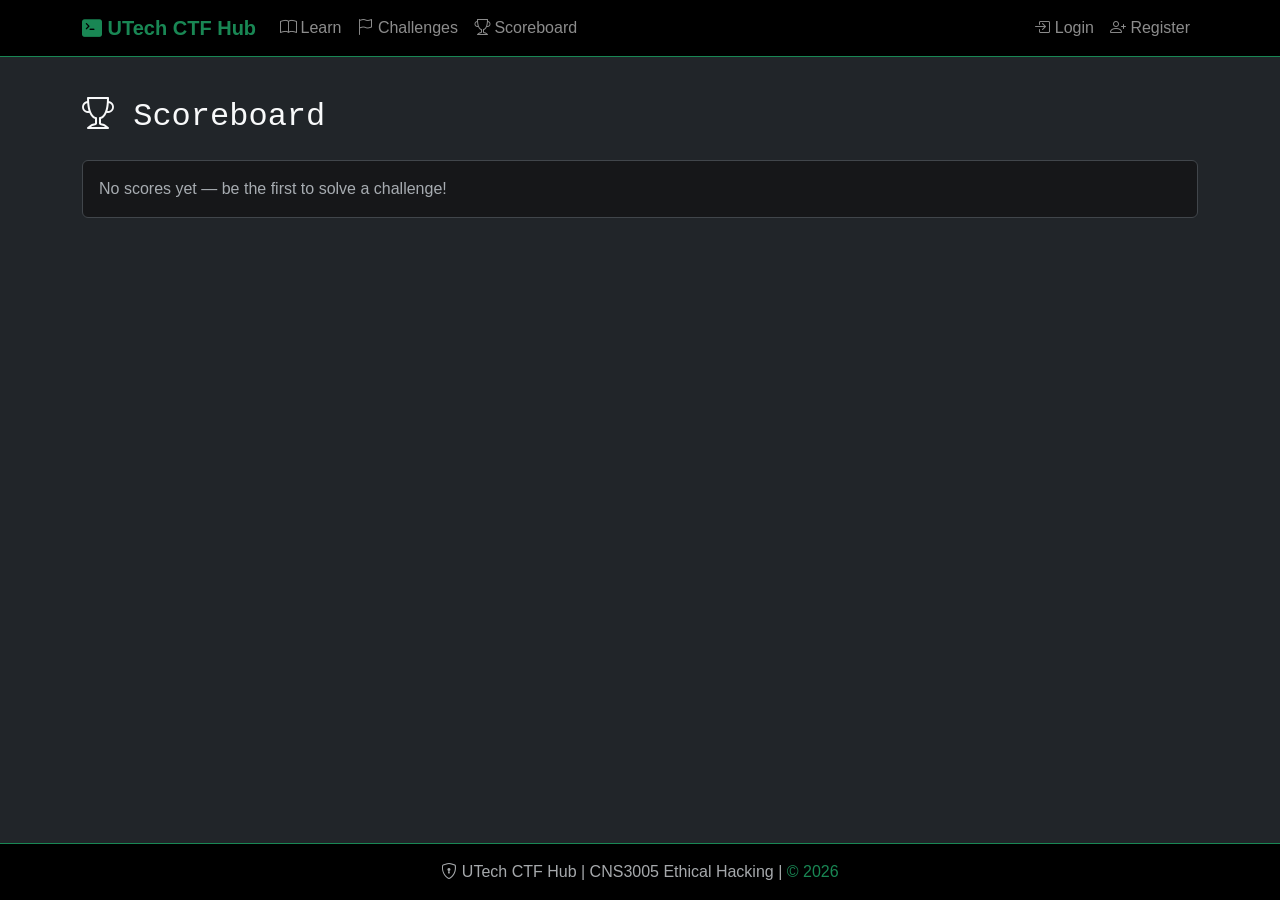
<file: scoreboard.html>
<!DOCTYPE html>
<html lang="en" data-bs-theme="dark">
<head>
  <meta charset="UTF-8">
  <meta name="viewport" content="width=device-width, initial-scale=1.0">
  <title>Scoreboard - UTech CTF Hub</title>
  <link href="https://cdn.jsdelivr.net/npm/bootstrap@5.3.2/dist/css/bootstrap.min.css" rel="stylesheet">
  <link rel="stylesheet" href="https://cdn.jsdelivr.net/npm/bootstrap-icons@1.11.0/font/bootstrap-icons.css">
  <link rel="stylesheet" href="custom.css">
</head>
<body class="bg-dark text-light">
<div id="nav-placeholder"></div>
<div class="container mt-3" id="alert-container"></div>

<main class="container py-4">
  <h2 class="mb-4"><i class="bi bi-trophy"></i> Scoreboard</h2>
  <div id="scoreboard-content"></div>
</main>

<footer class="bg-black text-center py-3 border-top border-success mt-auto">
  <p class="text-muted mb-0"><i class="bi bi-shield-lock"></i> UTech CTF Hub | CNS3005 Ethical Hacking | <span class="text-success">&copy; 2026</span></p>
</footer>

<script src="https://cdn.jsdelivr.net/npm/bootstrap@5.3.2/dist/js/bootstrap.bundle.min.js"></script>
<script src="data.js"></script>
<script src="auth.js"></script>
<script src="app.js"></script>
<script>
  initPage();

  const users = getScoreboard();
  const container = document.getElementById('scoreboard-content');

  if (users.length === 0) {
    container.innerHTML = '<div class="alert alert-secondary">No scores yet — be the first to solve a challenge!</div>';
  } else {
    const rankIcon = (i) => {
      if (i === 0) return '<i class="bi bi-trophy-fill text-warning"></i>';
      if (i === 1) return '<i class="bi bi-trophy-fill text-secondary"></i>';
      if (i === 2) return '<i class="bi bi-trophy-fill" style="color:#cd7f32"></i>';
      return i + 1;
    };
    const rankClass = (i) => {
      if (i === 0) return 'scoreboard-rank-1';
      if (i === 1) return 'scoreboard-rank-2';
      if (i === 2) return 'scoreboard-rank-3';
      return '';
    };
    container.innerHTML = `
      <div class="table-responsive">
        <table class="table table-dark table-hover scoreboard-table">
          <thead>
            <tr>
              <th>#</th><th>Username</th><th>Points</th><th>Challenges Solved</th>
            </tr>
          </thead>
          <tbody>
            ${users.map((u, i) => `
              <tr class="${rankClass(i)}">
                <td>${rankIcon(i)}</td>
                <td>${u.username}</td>
                <td class="text-success fw-bold">${u.totalPoints}</td>
                <td>${u.solveCount}</td>
              </tr>`).join('')}
          </tbody>
        </table>
      </div>`;
  }
</script>
</body>
</html>
</file>
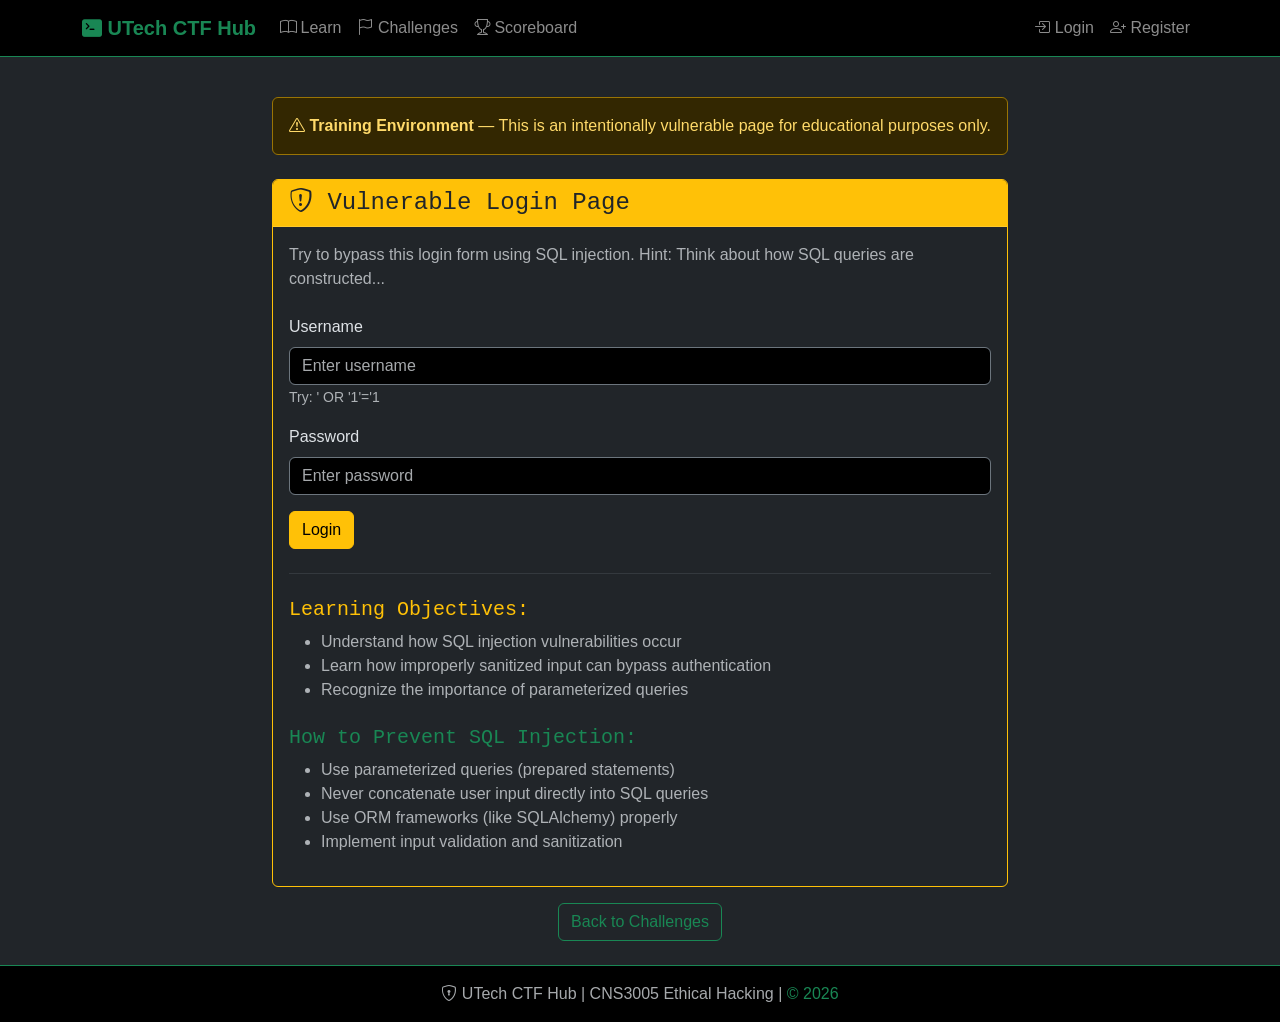
<file: sqli.html>
<!DOCTYPE html>
<html lang="en" data-bs-theme="dark">
<head>
  <meta charset="UTF-8">
  <meta name="viewport" content="width=device-width, initial-scale=1.0">
  <title>SQL Injection Training - UTech CTF Hub</title>
  <link href="https://cdn.jsdelivr.net/npm/bootstrap@5.3.2/dist/css/bootstrap.min.css" rel="stylesheet">
  <link rel="stylesheet" href="https://cdn.jsdelivr.net/npm/bootstrap-icons@1.11.0/font/bootstrap-icons.css">
  <link rel="stylesheet" href="custom.css">
</head>
<body class="bg-dark text-light">
<div id="nav-placeholder"></div>
<div class="container mt-3" id="alert-container"></div>

<main class="container py-4">
  <div class="row">
    <div class="col-md-8 mx-auto">
      <div class="alert alert-warning mb-4">
        <i class="bi bi-exclamation-triangle"></i> <strong>Training Environment</strong> — This is an intentionally vulnerable page for educational purposes only.
      </div>

      <div class="card bg-dark border-warning">
        <div class="card-header bg-warning text-dark">
          <h4 class="mb-0"><i class="bi bi-shield-exclamation"></i> Vulnerable Login Page</h4>
        </div>
        <div class="card-body">
          <div id="auth-result"></div>

          <div id="login-section">
            <p class="text-muted mb-4">Try to bypass this login form using SQL injection. Hint: Think about how SQL queries are constructed...</p>
            <form id="sqli-form">
              <div class="mb-3">
                <label class="form-label">Username</label>
                <input type="text" id="sqli-username" class="form-control bg-black text-light border-secondary" placeholder="Enter username" required>
                <small class="text-muted">Try: ' OR '1'='1</small>
              </div>
              <div class="mb-3">
                <label class="form-label">Password</label>
                <input type="password" id="sqli-password" class="form-control bg-black text-light border-secondary" placeholder="Enter password" required>
              </div>
              <button type="submit" class="btn btn-warning">Login</button>
            </form>
          </div>

          <hr class="border-secondary my-4">

          <h5 class="text-warning">Learning Objectives:</h5>
          <ul class="text-muted">
            <li>Understand how SQL injection vulnerabilities occur</li>
            <li>Learn how improperly sanitized input can bypass authentication</li>
            <li>Recognize the importance of parameterized queries</li>
          </ul>

          <h5 class="text-success mt-4">How to Prevent SQL Injection:</h5>
          <ul class="text-muted">
            <li>Use parameterized queries (prepared statements)</li>
            <li>Never concatenate user input directly into SQL queries</li>
            <li>Use ORM frameworks (like SQLAlchemy) properly</li>
            <li>Implement input validation and sanitization</li>
          </ul>
        </div>
      </div>

      <div class="mt-3 text-center">
        <a href="challenges.html" class="btn btn-outline-success">Back to Challenges</a>
      </div>
    </div>
  </div>
</main>

<footer class="bg-black text-center py-3 border-top border-success mt-auto">
  <p class="text-muted mb-0"><i class="bi bi-shield-lock"></i> UTech CTF Hub | CNS3005 Ethical Hacking | <span class="text-success">&copy; 2026</span></p>
</footer>

<script src="https://cdn.jsdelivr.net/npm/bootstrap@5.3.2/dist/js/bootstrap.bundle.min.js"></script>
<script src="data.js"></script>
<script src="auth.js"></script>
<script src="app.js"></script>
<script>
  initPage();

  document.getElementById('sqli-form').addEventListener('submit', function(e) {
    e.preventDefault();
    const username = document.getElementById('sqli-username').value;
    const resultDiv = document.getElementById('auth-result');

    // Simulate SQL injection vulnerability
    const isInjected = username.includes("' OR '1'='1") ||
                       username.includes("admin'--") ||
                       username.includes("' OR 1=1") ||
                       username.toLowerCase().includes("or '1'='1") ||
                       username.toLowerCase().includes("or 1=1");

    if (isInjected) {
      document.getElementById('login-section').classList.add('d-none');
      resultDiv.innerHTML = `
        <div class="alert alert-success">
          <h5><i class="bi bi-unlock-fill"></i> Access Granted!</h5>
          <p>You have successfully bypassed the authentication using SQL injection.</p>
          <div class="bg-black p-3 rounded border border-success mt-2">
            <code class="text-success fs-5">FLAG{sql_injection_defeats_bad_auth}</code>
          </div>
        </div>`;
    } else {
      resultDiv.innerHTML = `<div class="alert alert-danger mb-3"><i class="bi bi-x-circle"></i> Invalid credentials. Try a SQL injection payload!</div>`;
    }
  });
</script>
</body>
</html>
</file>
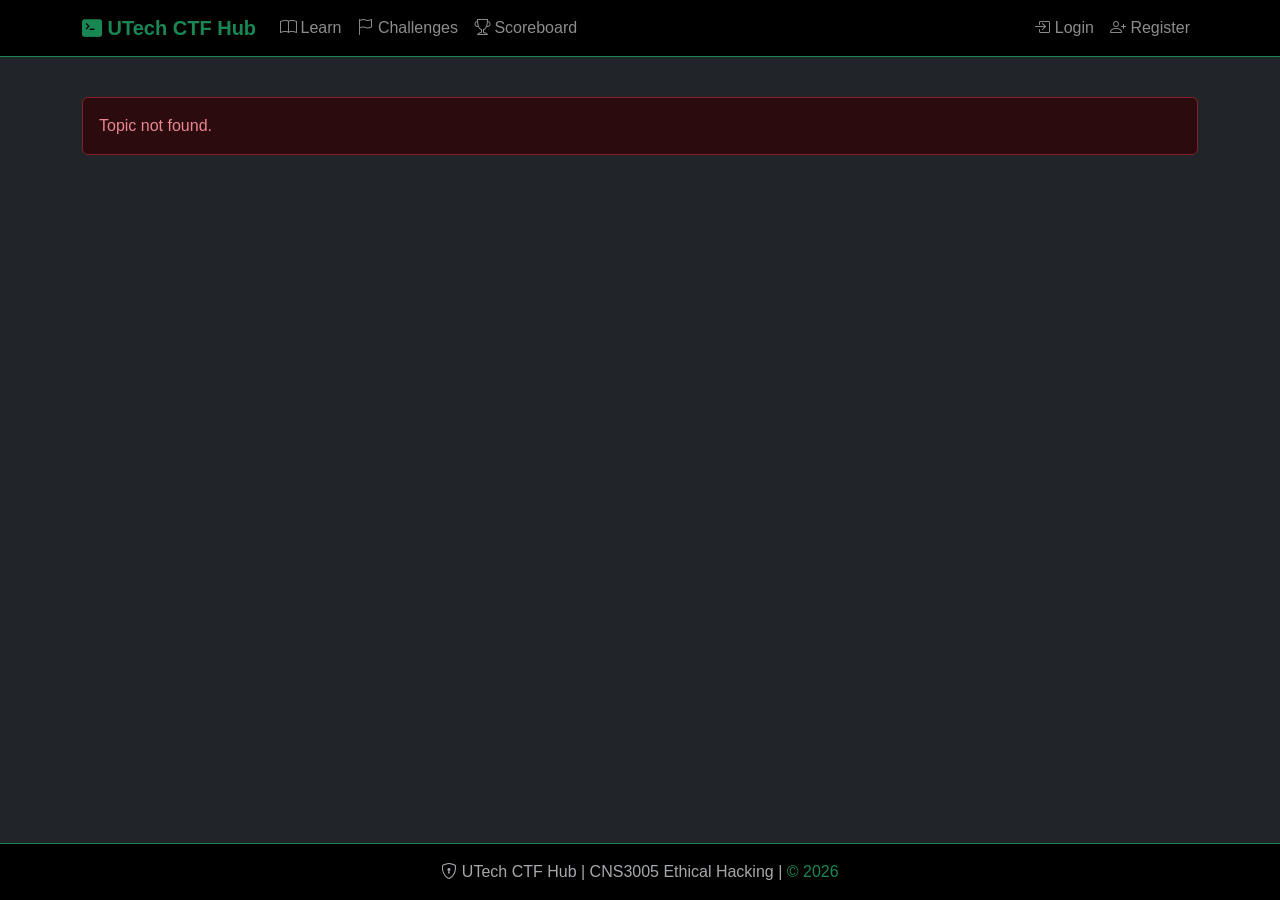
<file: topic.html>
<!DOCTYPE html>
<html lang="en" data-bs-theme="dark">
<head>
  <meta charset="UTF-8">
  <meta name="viewport" content="width=device-width, initial-scale=1.0">
  <title>Topic - UTech CTF Hub</title>
  <link href="https://cdn.jsdelivr.net/npm/bootstrap@5.3.2/dist/css/bootstrap.min.css" rel="stylesheet">
  <link rel="stylesheet" href="https://cdn.jsdelivr.net/npm/bootstrap-icons@1.11.0/font/bootstrap-icons.css">
  <link rel="stylesheet" href="custom.css">
</head>
<body class="bg-dark text-light">
<div id="nav-placeholder"></div>
<div class="container mt-3" id="alert-container"></div>

<main class="container py-4" id="main-content">
  <div class="text-center py-5 text-muted">Loading...</div>
</main>

<footer class="bg-black text-center py-3 border-top border-success mt-auto">
  <p class="text-muted mb-0"><i class="bi bi-shield-lock"></i> UTech CTF Hub | CNS3005 Ethical Hacking | <span class="text-success">&copy; 2026</span></p>
</footer>

<script src="https://cdn.jsdelivr.net/npm/bootstrap@5.3.2/dist/js/bootstrap.bundle.min.js"></script>
<script src="data.js"></script>
<script src="auth.js"></script>
<script src="app.js"></script>
<script>
  initPage();

  const slug = getQueryParam('slug');
  const topic = TOPICS.find(t => t.slug === slug);

  if (!topic) {
    document.getElementById('main-content').innerHTML = '<div class="alert alert-danger">Topic not found.</div>';
  } else {
    document.title = topic.title + ' - UTech CTF Hub';
    document.getElementById('main-content').innerHTML = `
      <a href="learn.html" class="btn btn-outline-secondary btn-sm mb-3"><i class="bi bi-arrow-left"></i> Back to Learn</a>
      <h2 class="text-info">${topic.title}</h2>
      ${topic.category ? `<span class="badge bg-secondary mb-3">${topic.category}</span>` : ''}
      <div class="card bg-dark border-secondary mt-2">
        <div class="card-body">${topic.content}</div>
      </div>`;
  }
</script>
</body>
</html>
</file>
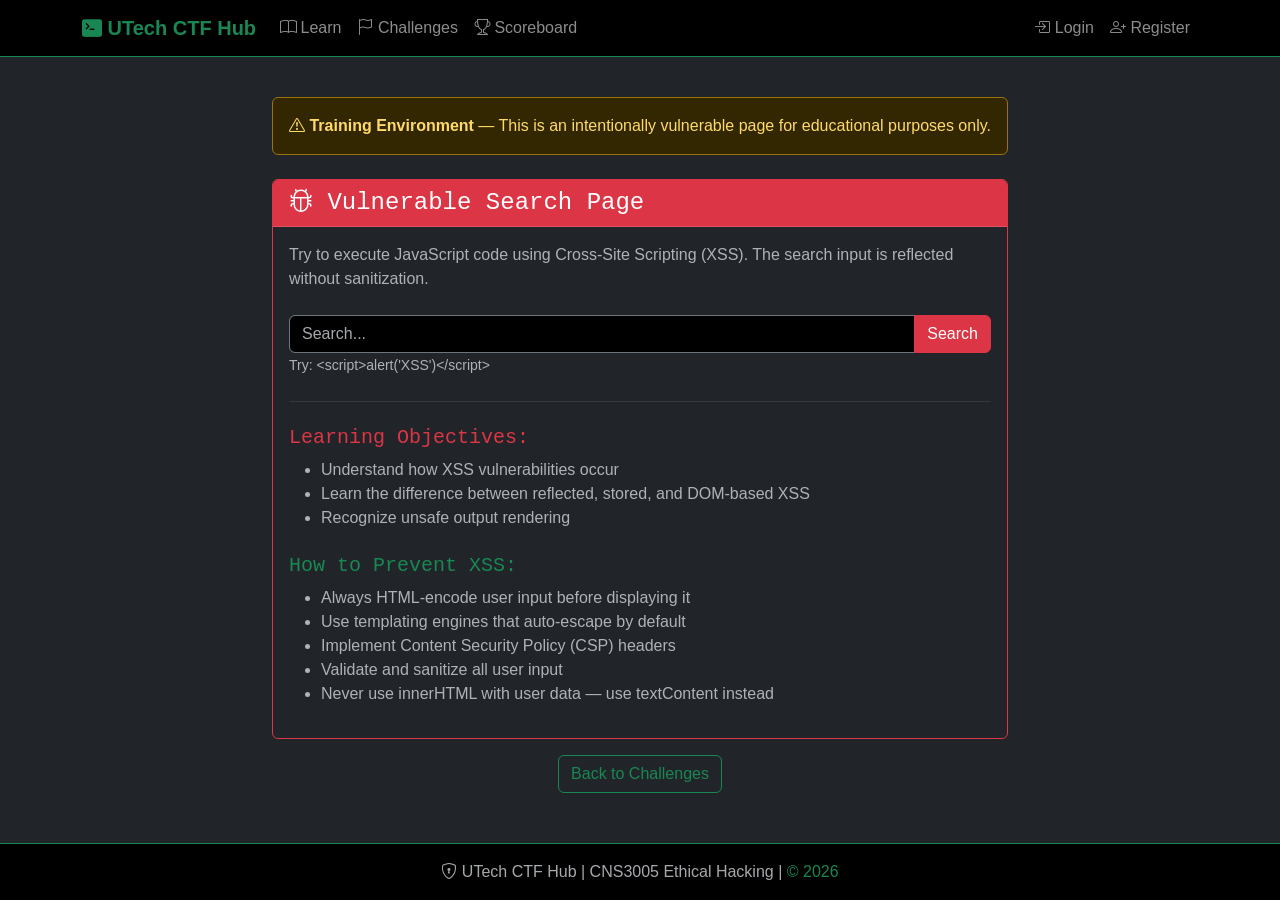
<file: xss.html>
<!DOCTYPE html>
<html lang="en" data-bs-theme="dark">
<head>
  <meta charset="UTF-8">
  <meta name="viewport" content="width=device-width, initial-scale=1.0">
  <title>XSS Training - UTech CTF Hub</title>
  <link href="https://cdn.jsdelivr.net/npm/bootstrap@5.3.2/dist/css/bootstrap.min.css" rel="stylesheet">
  <link rel="stylesheet" href="https://cdn.jsdelivr.net/npm/bootstrap-icons@1.11.0/font/bootstrap-icons.css">
  <link rel="stylesheet" href="custom.css">
</head>
<body class="bg-dark text-light">
<div id="nav-placeholder"></div>
<div class="container mt-3" id="alert-container"></div>

<main class="container py-4">
  <div class="row">
    <div class="col-md-8 mx-auto">
      <div class="alert alert-warning mb-4">
        <i class="bi bi-exclamation-triangle"></i> <strong>Training Environment</strong> — This is an intentionally vulnerable page for educational purposes only.
      </div>

      <div class="card bg-dark border-danger">
        <div class="card-header bg-danger text-white">
          <h4 class="mb-0"><i class="bi bi-bug"></i> Vulnerable Search Page</h4>
        </div>
        <div class="card-body">
          <p class="text-muted mb-4">Try to execute JavaScript code using Cross-Site Scripting (XSS). The search input is reflected without sanitization.</p>

          <form id="xss-form" class="mb-4">
            <div class="input-group">
              <input type="text" id="search-input" class="form-control bg-black text-light border-secondary"
                     placeholder="Search..." autocomplete="off">
              <button type="submit" class="btn btn-danger">Search</button>
            </div>
            <small class="text-muted">Try: &lt;script&gt;alert('XSS')&lt;/script&gt;</small>
          </form>

          <div id="search-result-container" class="d-none">
            <div class="alert alert-info">
              <strong>Search Results for:</strong>
              <!-- INTENTIONALLY VULNERABLE - For training purposes -->
              <div id="search-result"></div>
            </div>
            <div id="xss-success" class="d-none">
              <div class="alert alert-success mt-3">
                <h5>XSS Successful!</h5>
                <p class="mb-2"><strong>FLAG{xss_reflects_danger}</strong></p>
                <p class="mb-0 small">If this were a real application, you could have stolen cookies, redirected users, or performed actions on their behalf.</p>
              </div>
            </div>
          </div>

          <hr class="border-secondary my-4">

          <h5 class="text-danger">Learning Objectives:</h5>
          <ul class="text-muted">
            <li>Understand how XSS vulnerabilities occur</li>
            <li>Learn the difference between reflected, stored, and DOM-based XSS</li>
            <li>Recognize unsafe output rendering</li>
          </ul>

          <h5 class="text-success mt-4">How to Prevent XSS:</h5>
          <ul class="text-muted">
            <li>Always HTML-encode user input before displaying it</li>
            <li>Use templating engines that auto-escape by default</li>
            <li>Implement Content Security Policy (CSP) headers</li>
            <li>Validate and sanitize all user input</li>
            <li>Never use innerHTML with user data — use textContent instead</li>
          </ul>
        </div>
      </div>

      <div class="mt-3 text-center">
        <a href="challenges.html" class="btn btn-outline-success">Back to Challenges</a>
      </div>
    </div>
  </div>
</main>

<footer class="bg-black text-center py-3 border-top border-success mt-auto">
  <p class="text-muted mb-0"><i class="bi bi-shield-lock"></i> UTech CTF Hub | CNS3005 Ethical Hacking | <span class="text-success">&copy; 2026</span></p>
</footer>

<script src="https://cdn.jsdelivr.net/npm/bootstrap@5.3.2/dist/js/bootstrap.bundle.min.js"></script>
<script src="data.js"></script>
<script src="auth.js"></script>
<script src="app.js"></script>
<script>
  initPage();

  document.getElementById('xss-form').addEventListener('submit', function(e) {
    e.preventDefault();
    const query = document.getElementById('search-input').value;
    if (!query) return;

    const container = document.getElementById('search-result-container');
    const resultDiv = document.getElementById('search-result');
    const successDiv = document.getElementById('xss-success');

    container.classList.remove('d-none');

    // INTENTIONALLY VULNERABLE - reflects raw HTML (for training purposes)
    resultDiv.innerHTML = query;

    // Check if it contains a script tag
    if (query.toLowerCase().includes('<script>') || query.toLowerCase().includes('onerror=') ||
        query.toLowerCase().includes('onload=') || query.toLowerCase().includes('javascript:')) {
      successDiv.classList.remove('d-none');
    } else {
      successDiv.classList.add('d-none');
    }
  });
</script>
</body>
</html>
</file>
<file: custom.css>
/*
 * UTech CTF Hub - Custom Dark Hacking Theme
 * CNS3005 Ethical Hacking Assignment 2
 */

:root {
    --ctf-green: #00FF41;
    --ctf-green-dark: #00CC33;
    --ctf-cyan: #00D4FF;
    --ctf-purple: #9D4EDD;
    --ctf-red: #FF3333;
    --ctf-bg: #0a0a0a;
    --ctf-card: #1a1a1a;
    --ctf-border: #2a2a2a;
}

body {
    background-color: var(--ctf-bg);
    font-family: 'Segoe UI', 'Roboto', 'Helvetica Neue', sans-serif;
    min-height: 100vh;
    display: flex;
    flex-direction: column;
}

main { flex: 1; }

h1, h2, h3, h4, h5, h6 {
    font-family: 'Consolas', 'Monaco', 'Courier New', monospace;
}

.challenge-card {
    background-color: var(--ctf-card);
    border: 1px solid var(--ctf-border);
    border-radius: 8px;
    transition: all 0.3s ease;
}

.challenge-card:hover {
    border-color: var(--ctf-green);
    box-shadow: 0 0 15px rgba(0, 255, 65, 0.2);
    transform: translateY(-2px);
}

.flag-input {
    font-family: 'Consolas', 'Monaco', monospace;
    background-color: var(--ctf-card);
    border: 2px solid var(--ctf-border);
    color: var(--ctf-green);
}

.flag-input:focus {
    border-color: var(--ctf-green);
    box-shadow: 0 0 10px rgba(0, 255, 65, 0.3);
    background-color: var(--ctf-card);
    color: var(--ctf-green);
}

.btn-ctf {
    background-color: var(--ctf-green);
    color: #000;
    font-weight: bold;
    border: none;
}

.btn-ctf:hover {
    background-color: var(--ctf-green-dark);
    color: #000;
}

.scoreboard-table { background-color: var(--ctf-card); }

.scoreboard-table th {
    background-color: #000;
    color: var(--ctf-green);
    border-bottom: 2px solid var(--ctf-green);
}

.scoreboard-rank-1 { background-color: rgba(255,215,0,0.1); border-left: 3px solid gold; }
.scoreboard-rank-2 { background-color: rgba(192,192,192,0.1); border-left: 3px solid silver; }
.scoreboard-rank-3 { background-color: rgba(205,127,50,0.1); border-left: 3px solid #cd7f32; }

.jeopardy-tile {
    background-color: #0044cc;
    color: #fff;
    text-align: center;
    padding: 20px;
    font-size: 1.5rem;
    font-weight: bold;
    cursor: pointer;
    border-radius: 5px;
    transition: all 0.3s ease;
}

.jeopardy-tile:hover { background-color: #0066ff; transform: scale(1.05); }
.jeopardy-tile.answered { background-color: #333; cursor: not-allowed; }

.terminal-text {
    font-family: 'Consolas', 'Monaco', monospace;
    color: var(--ctf-green);
}

.terminal-prompt::before { content: ">_ "; color: var(--ctf-green); }

.topic-card {
    background-color: var(--ctf-card);
    border: 1px solid var(--ctf-border);
    border-radius: 8px;
    padding: 20px;
    transition: all 0.3s ease;
}

.topic-card:hover {
    border-color: var(--ctf-cyan);
    box-shadow: 0 0 15px rgba(0, 212, 255, 0.2);
}

@keyframes pulse-green {
    0% { box-shadow: 0 0 0 0 rgba(0, 255, 65, 0.4); }
    70% { box-shadow: 0 0 0 10px rgba(0, 255, 65, 0); }
    100% { box-shadow: 0 0 0 0 rgba(0, 255, 65, 0); }
}

.pulse-success { animation: pulse-green 1s ease-out; }

@media (max-width: 768px) {
    .jeopardy-tile { font-size: 1rem; padding: 15px; }
}
</file>
